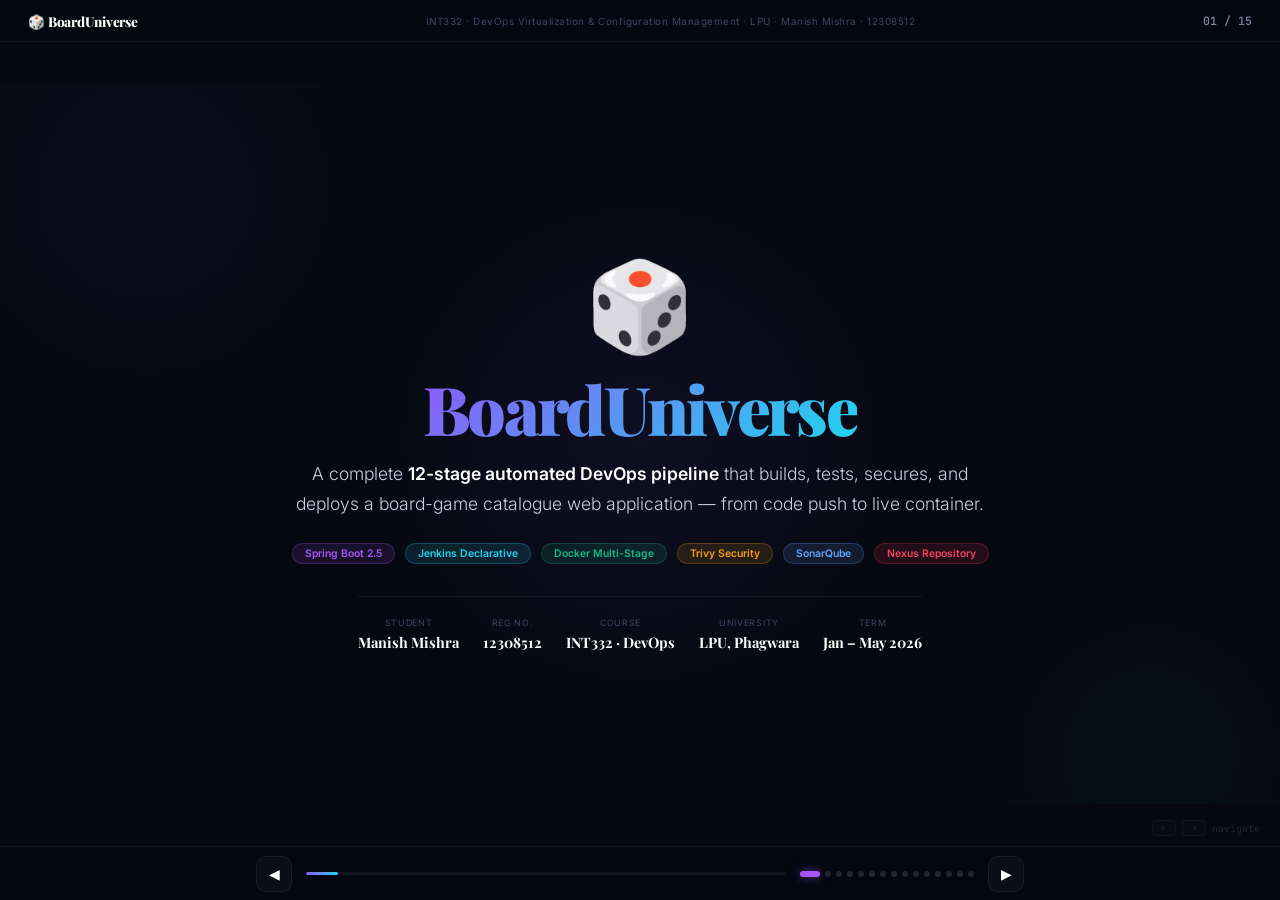
<file: presentation/index.html>
<!DOCTYPE html>
<html lang="en">
<head>
  <meta charset="UTF-8"/>
  <meta name="viewport" content="width=1280"/>
  <title>BoardUniverse — DevOps CI/CD Pipeline Presentation</title>
  <link href="https://fonts.googleapis.com/css2?family=Playfair+Display:wght@400;500;600;700;800;900&family=Inter:wght@300;400;500;600;700;800&family=JetBrains+Mono:wght@400;500;600&display=swap" rel="stylesheet"/>
  <style>
    /* ══════════════════════════════════════════════════
       DESIGN TOKENS
       ══════════════════════════════════════════════════ */
    :root {
      --bg:#050810; --surface:#0a0f1e; --elevated:rgba(16,22,44,.6);
      --bdr:rgba(255,255,255,.06); --bdr-glow:rgba(139,92,246,.35);
      --purple:#a855f7; --cyan:#22d3ee; --green:#10b981; --rose:#f43f5e; --amber:#f59e0b; --blue:#60a5fa;
      --text:#ffffff; --sub:#c8cfe0; --muted:#7b87a0; --dim:#3d4660;
      --grad:linear-gradient(135deg,#8b5cf6,#22d3ee);
      --ease:cubic-bezier(.16,1,.3,1);
      --heading:'Playfair Display',Georgia,serif;
      --body:'Inter',system-ui,sans-serif;
      --mono:'JetBrains Mono',monospace;
    }

    /* ══════════════════════════════════════════════════
       RESET & LAYOUT
       ══════════════════════════════════════════════════ */
    *,*::before,*::after{box-sizing:border-box;margin:0;padding:0}
    html,body{width:100%;height:100%;overflow:hidden;background:#000;font-family:var(--body);color:var(--sub)}
    #app{width:100vw;height:100vh;display:flex;flex-direction:column;background:var(--bg)}

    /* ── TOP BAR ── */
    #topbar{flex-shrink:0;height:42px;display:flex;align-items:center;justify-content:space-between;padding:0 28px;background:rgba(5,8,16,.96);border-bottom:1px solid var(--bdr)}
    #topbar .brand{font-family:var(--heading);font-size:.85rem;font-weight:800;color:var(--text);letter-spacing:-.01em}
    #topbar .meta{font-size:.62rem;color:var(--dim);letter-spacing:.05em;font-family:var(--body)}
    #topbar .counter{font-size:.72rem;font-family:var(--mono);color:var(--muted);font-weight:500}

    /* ── VIEWPORT ── */
    #viewport{flex:1;position:relative;overflow:hidden;display:flex;align-items:center;justify-content:center}
    #stage{width:1280px;height:720px;position:relative;transform-origin:center center}

    /* ── SLIDES ── */
    .slide{position:absolute;inset:0;display:flex;flex-direction:column;background:var(--bg);overflow:hidden;opacity:0;pointer-events:none;transform:translateX(80px) scale(.97);transition:opacity .45s var(--ease),transform .45s var(--ease)}
    .slide.active{opacity:1;pointer-events:all;transform:none}
    .slide.exit{opacity:0;pointer-events:none;transform:translateX(-80px) scale(.97)}
    /* ambient glow */
    .slide::before{content:'';position:absolute;border-radius:50%;pointer-events:none;width:650px;height:650px;top:-220px;left:-180px;background:radial-gradient(circle,rgba(139,92,246,.06) 0%,transparent 55%)}
    .slide::after{content:'';position:absolute;border-radius:50%;pointer-events:none;width:500px;height:500px;bottom:-200px;right:-120px;background:radial-gradient(circle,rgba(34,211,238,.045) 0%,transparent 55%)}

    /* ── BOTTOM BAR ── */
    #bottombar{flex-shrink:0;height:54px;display:flex;align-items:center;justify-content:center;gap:14px;background:rgba(5,8,16,.96);border-top:1px solid var(--bdr)}
    .navbtn{width:36px;height:36px;border-radius:10px;border:1px solid var(--bdr);background:rgba(255,255,255,.03);color:var(--text);cursor:pointer;font-size:.9rem;display:flex;align-items:center;justify-content:center;transition:all .2s}
    .navbtn:hover{background:rgba(139,92,246,.15);border-color:var(--purple);color:var(--purple)}
    #progwrap{flex:1;max-width:480px;height:3px;background:rgba(255,255,255,.05);border-radius:99px;overflow:hidden}
    #progbar{height:100%;background:var(--grad);border-radius:99px;transition:width .35s var(--ease)}
    #dots{display:flex;gap:5px}
    .dot{width:6px;height:6px;border-radius:50%;background:rgba(255,255,255,.12);cursor:pointer;transition:all .25s}
    .dot.on{background:var(--purple);width:20px;border-radius:3px;box-shadow:0 0 10px rgba(168,85,247,.55)}
    .dot:hover{background:rgba(168,85,247,.35)}

    /* ══════════════════════════════════════════════════
       TYPOGRAPHY
       ══════════════════════════════════════════════════ */
    .tag{font-family:var(--body);font-size:.6rem;font-weight:700;letter-spacing:.14em;text-transform:uppercase;color:var(--purple);display:flex;align-items:center;gap:8px;margin-bottom:10px}
    .tag::before{content:'';width:20px;height:2px;background:var(--grad);border-radius:2px}
    .title{font-family:var(--heading);font-size:2.5rem;font-weight:800;letter-spacing:-.03em;line-height:1.12;color:var(--text)}
    .title em{font-style:normal;background:var(--grad);-webkit-background-clip:text;-webkit-text-fill-color:transparent}
    .desc{font-size:.88rem;color:var(--sub);line-height:1.65;font-weight:400;max-width:900px}

    /* ══════════════════════════════════════════════════
       COMPONENTS
       ══════════════════════════════════════════════════ */
    .px{padding:48px 80px 32px}
    .flex{display:flex}.fcol{flex-direction:column}.f1{flex:1}
    .ic{align-items:center}.is{align-items:flex-start}.jc{justify-content:center}.jb{justify-content:space-between}
    .gap6{gap:6px}.gap8{gap:8px}.gap10{gap:10px}.gap12{gap:12px}.gap14{gap:14px}.gap16{gap:16px}.gap20{gap:20px}.gap24{gap:24px}
    .tc{text-align:center}.w100{width:100%}
    .mt4{margin-top:4px}.mt8{margin-top:8px}.mt12{margin-top:12px}.mt16{margin-top:16px}.mt20{margin-top:20px}.mt24{margin-top:24px}.mt32{margin-top:32px}
    .g2{display:grid;grid-template-columns:1fr 1fr;gap:14px}
    .g3{display:grid;grid-template-columns:1fr 1fr 1fr;gap:14px}

    /* Card */
    .card{background:var(--elevated);border:1px solid var(--bdr);border-radius:14px;padding:18px 22px;transition:border-color .3s,box-shadow .3s}
    .card:hover{border-color:var(--bdr-glow);box-shadow:0 0 28px rgba(139,92,246,.1)}
    .card-title{font-family:var(--heading);font-size:1rem;font-weight:700;color:var(--text);margin-bottom:6px}
    .card-text{font-size:.78rem;color:var(--muted);line-height:1.6}

    /* Chip */
    .chip{display:inline-flex;align-items:center;gap:5px;padding:3px 12px;border-radius:99px;font-size:.65rem;font-weight:600;font-family:var(--body)}
    .cp{background:rgba(168,85,247,.12);color:var(--purple);border:1px solid rgba(168,85,247,.25)}
    .cc{background:rgba(34,211,238,.12);color:var(--cyan);border:1px solid rgba(34,211,238,.25)}
    .cg{background:rgba(16,185,129,.12);color:var(--green);border:1px solid rgba(16,185,129,.25)}
    .cr{background:rgba(244,63,94,.12);color:var(--rose);border:1px solid rgba(244,63,94,.25)}
    .ca{background:rgba(245,158,11,.12);color:var(--amber);border:1px solid rgba(245,158,11,.25)}
    .cb{background:rgba(96,165,250,.12);color:var(--blue);border:1px solid rgba(96,165,250,.25)}

    /* Code */
    .code{font-family:var(--mono);background:#030509;border:1px solid var(--bdr);border-radius:10px;padding:14px 18px;font-size:.7rem;line-height:1.75;color:var(--muted)}
    .kw{color:var(--purple)}.fn{color:var(--cyan)}.str{color:var(--green)}.cm{color:#3d4a60}.num{color:var(--amber)}.op{color:var(--rose)}

    /* Stat box */
    .stat{text-align:center;padding:16px 12px;border-radius:14px;border:1px solid var(--bdr);background:var(--elevated)}
    .stat .n{font-family:var(--heading);font-size:2.2rem;font-weight:900;letter-spacing:-.04em;color:var(--text)}
    .stat .l{font-size:.58rem;text-transform:uppercase;letter-spacing:.08em;color:var(--muted);margin-top:4px;font-family:var(--body)}

    /* Analogy box */
    .analogy{background:rgba(139,92,246,.04);border:1px solid rgba(139,92,246,.15);border-radius:12px;padding:14px 18px;font-size:.76rem;color:var(--sub);line-height:1.6}
    .analogy .ah{font-size:.55rem;text-transform:uppercase;letter-spacing:.12em;color:var(--purple);font-weight:700;margin-bottom:5px;font-family:var(--body)}
    .analogy strong{color:var(--text)}

    /* Pipeline nodes */
    .pbox{flex-shrink:0;text-align:center;padding:10px 8px;border-radius:11px;border:1.5px solid;font-size:.58rem;font-weight:600;line-height:1.35;transition:transform .2s;cursor:default;min-width:80px;font-family:var(--body)}
    .pbox:hover{transform:translateY(-4px)}
    .pbox .pi{font-size:.95rem;display:block;margin-bottom:4px}
    .parr{width:18px;height:2px;background:rgba(255,255,255,.1);flex-shrink:0;position:relative}
    .parr::after{content:'';position:absolute;right:-2px;top:-3px;border:4px solid transparent;border-left-color:rgba(255,255,255,.15)}
    .pipe-row{display:flex;align-items:center;gap:0;justify-content:center}

    /* Node colour classes */
    .n1{border-color:rgba(245,158,11,.4);background:rgba(245,158,11,.06);color:var(--amber)}
    .n2{border-color:rgba(96,165,250,.4);background:rgba(96,165,250,.06);color:var(--blue)}
    .n3{border-color:rgba(16,185,129,.4);background:rgba(16,185,129,.06);color:var(--green)}
    .n4{border-color:rgba(244,63,94,.4);background:rgba(244,63,94,.06);color:var(--rose)}
    .n5{border-color:rgba(168,85,247,.4);background:rgba(168,85,247,.06);color:var(--purple)}
    .n6{border-color:rgba(34,211,238,.4);background:rgba(34,211,238,.06);color:var(--cyan)}

    /* Flow boxes */
    .fbox{padding:10px 16px;border-radius:11px;border:1.5px solid;text-align:center;font-size:.73rem;font-weight:600;min-width:110px;font-family:var(--body)}
    .farr{font-size:1rem;color:var(--dim);flex-shrink:0}
    .flow{display:flex;align-items:center;gap:8px}

    /* Terminal */
    .terminal{background:#030509;border:1px solid var(--bdr);border-radius:12px;overflow:hidden;flex:1;display:flex;flex-direction:column}
    .t-head{background:rgba(10,15,30,.95);border-bottom:1px solid var(--bdr);padding:8px 14px;display:flex;align-items:center;justify-content:space-between}
    .t-dots{display:flex;gap:6px}
    .t-dot{width:11px;height:11px;border-radius:50%}
    .t-body{flex:1;padding:14px 18px;font-family:var(--mono);font-size:.68rem;line-height:1.7;color:var(--muted);overflow-y:auto;scrollbar-width:thin;scrollbar-color:rgba(168,85,247,.25) transparent}
    .tl{margin-bottom:2px}
    .tl.cmd{color:var(--cyan)}.tl.ok{color:var(--green)}.tl.warn{color:var(--amber)}.tl.info{color:#4a5670}

    /* Sim nodes */
    .sim-node{text-align:center;padding:10px 6px;border-radius:10px;border:1.5px solid rgba(255,255,255,.07);background:rgba(255,255,255,.02);font-size:.56rem;font-weight:600;line-height:1.4;transition:all .4s;min-width:72px;font-family:var(--body)}
    .sim-node .sni{font-size:.95rem;display:block;margin-bottom:3px}
    .sim-node.running{border-color:var(--cyan);background:rgba(34,211,238,.08);animation:pulse 1.2s infinite}
    .sim-node.done{border-color:var(--green);background:rgba(16,185,129,.08);color:var(--green)}

    /* Trigger button */
    .trig-btn{display:inline-flex;align-items:center;gap:8px;padding:10px 24px;border-radius:10px;border:none;cursor:pointer;font-family:var(--body);font-size:.8rem;font-weight:700;background:var(--grad);color:#fff;transition:all .25s;box-shadow:0 0 22px rgba(139,92,246,.3)}
    .trig-btn:hover{transform:translateY(-2px);box-shadow:0 0 36px rgba(139,92,246,.5)}
    .trig-btn:disabled{opacity:.5;transform:none;cursor:not-allowed}

    /* Keyboard hint */
    .hint{position:fixed;bottom:64px;right:20px;font-size:.6rem;color:var(--dim);font-family:var(--mono);display:flex;gap:6px;align-items:center;opacity:.45}
    .key{background:rgba(255,255,255,.04);border:1px solid rgba(255,255,255,.08);border-radius:4px;padding:1px 8px;font-size:.58rem}

    /* ══════════════════════════════════════════════════
       ANIMATIONS
       ══════════════════════════════════════════════════ */
    @keyframes float{0%,100%{transform:translateY(0)}50%{transform:translateY(-10px)}}
    @keyframes up{from{opacity:0;transform:translateY(18px)}to{opacity:1;transform:none}}
    @keyframes pulse{0%,100%{box-shadow:0 0 14px rgba(139,92,246,.18)}50%{box-shadow:0 0 30px rgba(139,92,246,.5)}}
    @keyframes shimmer{0%{background-position:-200% 0}100%{background-position:200% 0}}
    .float{animation:float 3.8s ease-in-out infinite}
    .slide.active .ani{animation:up .5s var(--ease) both}
    .slide.active .ani:nth-child(1){animation-delay:.06s}
    .slide.active .ani:nth-child(2){animation-delay:.14s}
    .slide.active .ani:nth-child(3){animation-delay:.22s}
    .slide.active .ani:nth-child(4){animation-delay:.3s}
    .slide.active .ani:nth-child(5){animation-delay:.38s}
    .slide.active .ani:nth-child(6){animation-delay:.46s}
    .slide.active .ani:nth-child(7){animation-delay:.54s}
  </style>
</head>
<body>
<div id="app">

<!-- ═══ TOP BAR ═══ -->
<div id="topbar">
  <div class="brand">🎲 BoardUniverse</div>
  <div class="meta">INT332 · DevOps Virtualization &amp; Configuration Management · LPU · Manish Mishra · 12308512</div>
  <div class="counter" id="ctr">01 / 15</div>
</div>

<!-- ═══ VIEWPORT ═══ -->
<div id="viewport"><div id="stage">

<!-- ═══════════════════════════════════════════════════
     SLIDE 01 — COVER
     ═══════════════════════════════════════════════════ -->
<div class="slide active" id="s1">
 <div class="px flex fcol" style="height:100%;justify-content:center;align-items:center;text-align:center">
  <div style="position:absolute;width:700px;height:700px;border-radius:50%;background:radial-gradient(circle,rgba(139,92,246,.08) 0%,transparent 60%);top:50%;left:50%;transform:translate(-50%,-50%);pointer-events:none"></div>
  <div class="float" style="font-size:5.5rem;margin-bottom:16px">🎲</div>
  <div class="ani" style="font-family:var(--heading);font-size:4.2rem;font-weight:900;letter-spacing:-.04em;line-height:1;background:var(--grad);-webkit-background-clip:text;-webkit-text-fill-color:transparent">BoardUniverse</div>
  <div class="ani" style="font-size:1.1rem;color:var(--sub);margin-top:16px;max-width:720px;line-height:1.7;font-weight:300">
    A complete <strong style="color:var(--text);font-weight:600">12-stage automated DevOps pipeline</strong> that builds, tests, secures, and deploys a board-game catalogue web application — from code push to live container.
  </div>
  <div class="flex gap10 mt24 ani" style="flex-wrap:wrap;justify-content:center">
    <span class="chip cp">Spring Boot 2.5</span><span class="chip cc">Jenkins Declarative</span><span class="chip cg">Docker Multi-Stage</span><span class="chip ca">Trivy Security</span><span class="chip cb">SonarQube</span><span class="chip cr">Nexus Repository</span>
  </div>
  <div class="flex gap24 mt32 ani" style="border-top:1px solid var(--bdr);padding-top:20px">
    <div class="tc"><div style="font-size:.55rem;color:var(--dim);text-transform:uppercase;letter-spacing:.08em;font-family:var(--body)">Student</div><div style="font-family:var(--heading);font-weight:700;color:var(--text);margin-top:4px;font-size:.9rem">Manish Mishra</div></div>
    <div class="tc"><div style="font-size:.55rem;color:var(--dim);text-transform:uppercase;letter-spacing:.08em;font-family:var(--body)">Reg No.</div><div style="font-family:var(--heading);font-weight:700;color:var(--text);margin-top:4px;font-size:.9rem">12308512</div></div>
    <div class="tc"><div style="font-size:.55rem;color:var(--dim);text-transform:uppercase;letter-spacing:.08em;font-family:var(--body)">Course</div><div style="font-family:var(--heading);font-weight:700;color:var(--text);margin-top:4px;font-size:.9rem">INT332 · DevOps</div></div>
    <div class="tc"><div style="font-size:.55rem;color:var(--dim);text-transform:uppercase;letter-spacing:.08em;font-family:var(--body)">University</div><div style="font-family:var(--heading);font-weight:700;color:var(--text);margin-top:4px;font-size:.9rem">LPU, Phagwara</div></div>
    <div class="tc"><div style="font-size:.55rem;color:var(--dim);text-transform:uppercase;letter-spacing:.08em;font-family:var(--body)">Term</div><div style="font-family:var(--heading);font-weight:700;color:var(--text);margin-top:4px;font-size:.9rem">Jan – May 2026</div></div>
  </div>
 </div>
</div>

<!-- ═══════════════════════════════════════════════════
     SLIDE 02 — WHAT IS BOARDUNIVERSE?
     ═══════════════════════════════════════════════════ -->
<div class="slide" id="s2">
 <div class="px flex fcol" style="height:100%">
  <div class="tag ani">The Application</div>
  <div class="title ani">What is <em>BoardUniverse</em>?</div>
  <div class="desc ani mt8">A Spring Boot web application where users can browse, add, and review tabletop board games. Think of it like an <strong style="color:var(--text)">online library catalogue</strong> — but for board games.</div>
  <div class="flex gap16 mt20 f1">
   <div class="f1 flex fcol gap12 ani">
    <div class="card">
     <div class="card-title">👤 Guest (No Login)</div>
     <div class="card-text">Can browse the full list of board games. Cannot add, edit, or review anything. Just a viewer — like a library visitor who can look at shelves but not borrow books.</div>
    </div>
    <div class="card">
     <div class="card-title">🎮 Collector (User Role)</div>
     <div class="card-text">Logged in as <code style="color:var(--cyan);font-family:var(--mono);font-size:.72rem">bugs / bunny</code>. Can add new board games to the catalogue and write reviews for existing ones. Like a librarian who adds books and writes summaries.</div>
    </div>
    <div class="card">
     <div class="card-title">👑 Manager (Admin Role)</div>
     <div class="card-text">Logged in as <code style="color:var(--cyan);font-family:var(--mono);font-size:.72rem">daffy / duck</code>. Can do everything the Collector can, plus delete games and moderate reviews. Like the head librarian.</div>
    </div>
   </div>
   <div class="f1 flex fcol gap12 ani">
    <div class="card" style="flex:1">
     <div class="card-title">🛠️ Tech Stack</div>
     <div class="card-text" style="font-size:.74rem;line-height:1.7">
      <strong style="color:var(--text)">Backend:</strong> Spring Boot 2.5.6 + Java 17<br>
      <strong style="color:var(--text)">Templates:</strong> Thymeleaf server-side rendering<br>
      <strong style="color:var(--text)">Security:</strong> Spring Security (role-based login)<br>
      <strong style="color:var(--text)">Database:</strong> H2 in-memory (auto-creates on start)<br>
      <strong style="color:var(--text)">Build Tool:</strong> Apache Maven 3<br>
      <strong style="color:var(--text)">Testing:</strong> JUnit 5 + JaCoCo coverage<br>
      <strong style="color:var(--text)">ORM:</strong> Spring Data JPA + JDBC
     </div>
    </div>
    <div class="analogy">
     <div class="ah">🎯 Real-World Analogy</div>
     Imagine a <strong>restaurant menu app</strong>. Guests can see the menu. Waiters (Collectors) can add new dishes. The chef (Manager) can remove bad dishes. Our app does the same — but for board games.
    </div>
   </div>
  </div>
 </div>
</div>

<!-- ═══════════════════════════════════════════════════
     SLIDE 03 — WHY DEVOPS?
     ═══════════════════════════════════════════════════ -->
<div class="slide" id="s3">
 <div class="px flex fcol" style="height:100%">
  <div class="tag ani">The Problem</div>
  <div class="title ani">Why do we need <em>DevOps</em>?</div>
  <div class="desc ani mt8">Without DevOps, every deployment is a manual, error-prone process. DevOps automates the boring, repetitive work so developers can focus on writing code.</div>
  <div class="flex gap20 mt20 f1">
   <div class="f1 flex fcol gap14 ani">
    <div style="font-family:var(--heading);font-size:1.1rem;font-weight:700;color:var(--rose)">❌ Without DevOps</div>
    <div class="card" style="border-color:rgba(244,63,94,.2)">
     <div class="card-text">Developer writes code → manually compiles → manually tests → manually builds JAR → manually copies to server → manually runs. <strong style="color:var(--rose)">Takes hours, breaks often.</strong></div>
    </div>
    <div class="card" style="border-color:rgba(244,63,94,.2)">
     <div class="card-text">"It works on my machine" — a developer says while production is down. No security scans, no code quality checks, no consistency.</div>
    </div>
    <div class="analogy" style="border-color:rgba(244,63,94,.15);background:rgba(244,63,94,.03)">
     <div class="ah" style="color:var(--rose)">🏠 Analogy</div>
     Like building a house <strong>by hand, brick by brick</strong>, with no blueprints. Every time you rebuild, the walls are slightly different.
    </div>
   </div>
   <div class="f1 flex fcol gap14 ani">
    <div style="font-family:var(--heading);font-size:1.1rem;font-weight:700;color:var(--green)">✅ With DevOps</div>
    <div class="card" style="border-color:rgba(16,185,129,.2)">
     <div class="card-text">Developer pushes code → Jenkins <strong style="color:var(--text)">automatically</strong> compiles → tests → scans for bugs → scans for security → builds Docker → deploys. <strong style="color:var(--green)">Takes minutes, never forgets a step.</strong></div>
    </div>
    <div class="card" style="border-color:rgba(16,185,129,.2)">
     <div class="card-text">Every single build goes through the <strong style="color:var(--text)">exact same 12 checkpoints</strong>. Consistent, reliable, and secure — every time.</div>
    </div>
    <div class="analogy" style="border-color:rgba(16,185,129,.15);background:rgba(16,185,129,.03)">
     <div class="ah" style="color:var(--green)">🏭 Analogy</div>
     Like a <strong>factory assembly line</strong>. Every product goes through the same stations in the same order, and quality inspectors check at every step.
    </div>
   </div>
  </div>
 </div>
</div>

<!-- ═══════════════════════════════════════════════════
     SLIDE 04 — PIPELINE OVERVIEW (12 STAGES)
     ═══════════════════════════════════════════════════ -->
<div class="slide" id="s4">
 <div class="px flex fcol" style="height:100%">
  <div class="tag ani">Pipeline Architecture</div>
  <div class="title ani">The 12-Stage <em>Conveyor Belt</em></div>
  <div class="desc ani mt8">Our Jenkins pipeline runs these 12 stages in order. If any stage fails, the pipeline stops and sends an email alert. Think of it as a factory assembly line — each station has one job.</div>
  <div class="flex fcol gap8 mt16 f1 jc ani">
   <!-- Row 1: Stages 1-6 -->
   <div class="pipe-row">
    <div class="pbox n1"><span class="pi">📥</span>1. Git<br>Checkout</div><div class="parr"></div>
    <div class="pbox n2"><span class="pi">⚙️</span>2. Compile</div><div class="parr"></div>
    <div class="pbox n3"><span class="pi">🧪</span>3. Test</div><div class="parr"></div>
    <div class="pbox n4"><span class="pi">🛡️</span>4. Trivy<br>FS Scan</div><div class="parr"></div>
    <div class="pbox n5"><span class="pi">🔍</span>5. Sonar<br>Analysis</div><div class="parr"></div>
    <div class="pbox n6"><span class="pi">✅</span>6. Quality<br>Gate</div>
   </div>
   <div style="text-align:center;color:var(--dim);font-size:1.2rem">↓</div>
   <!-- Row 2: Stages 7-12 -->
   <div class="pipe-row">
    <div class="pbox n1"><span class="pi">📦</span>7. Build<br>Package</div><div class="parr"></div>
    <div class="pbox n2"><span class="pi">☁️</span>8. Nexus<br>Publish</div><div class="parr"></div>
    <div class="pbox n5"><span class="pi">🐳</span>9. Docker<br>Build</div><div class="parr"></div>
    <div class="pbox n4"><span class="pi">🔒</span>10. Trivy<br>Image Scan</div><div class="parr"></div>
    <div class="pbox n6"><span class="pi">🚀</span>11. Docker<br>Push</div><div class="parr"></div>
    <div class="pbox n3"><span class="pi">🌐</span>12. Deploy</div>
   </div>
  </div>
  <div class="flex gap14 mt16 ani">
   <div class="stat f1"><div class="n" style="color:var(--amber)">12</div><div class="l">Pipeline Stages</div></div>
   <div class="stat f1"><div class="n" style="color:var(--cyan)">6</div><div class="l">DevOps Tools</div></div>
   <div class="stat f1"><div class="n" style="color:var(--green)">2</div><div class="l">Security Scans</div></div>
   <div class="stat f1"><div class="n" style="color:var(--purple)">1</div><div class="l">Email Notification</div></div>
  </div>
 </div>
</div>

<!-- ═══════════════════════════════════════════════════
     SLIDE 05 — STAGES 1-3: CODE → COMPILE → TEST
     ═══════════════════════════════════════════════════ -->
<div class="slide" id="s5">
 <div class="px flex fcol" style="height:100%">
  <div class="tag ani">Stages 1 – 3</div>
  <div class="title ani"><em>Checkout</em>, Compile &amp; Test</div>
  <div class="flex gap16 mt16 f1">
   <div class="f1 flex fcol gap12">
    <div class="card ani">
     <div class="card-title">📥 Stage 1: Git Checkout</div>
     <div class="card-text">Jenkins connects to our GitHub repository and downloads all the latest code. The command <code style="color:var(--cyan);font-family:var(--mono);font-size:.7rem">checkout scm</code> means "pull whatever branch triggered this build".</div>
     <div class="code mt8"><span class="cm">// Jenkinsfile</span><br><span class="kw">stage</span>(<span class="str">'Git Checkout'</span>) {<br>&nbsp;&nbsp;steps { <span class="fn">checkout scm</span> }<br>}</div>
    </div>
    <div class="card ani">
     <div class="card-title">⚙️ Stage 2: Compile</div>
     <div class="card-text">Maven reads <code style="color:var(--cyan);font-family:var(--mono);font-size:.7rem">pom.xml</code> (our project recipe), downloads all dependencies (Spring Boot, Thymeleaf, etc.), and compiles <strong style="color:var(--text)">9 Java source files</strong> into bytecode (.class files).</div>
     <div class="code mt8"><span class="kw">stage</span>(<span class="str">'Compile'</span>) {<br>&nbsp;&nbsp;steps { bat <span class="str">'mvn compile'</span> }<br>}</div>
    </div>
   </div>
   <div class="f1 flex fcol gap12">
    <div class="card ani">
     <div class="card-title">🧪 Stage 3: Test</div>
     <div class="card-text">Runs <strong style="color:var(--text)">JUnit 5 unit tests</strong> to verify the code works correctly. JaCoCo measures <strong style="color:var(--text)">test coverage</strong> — what percentage of our code is actually tested. If any test fails, the entire pipeline stops here.</div>
     <div class="code mt8"><span class="kw">stage</span>(<span class="str">'Test'</span>) {<br>&nbsp;&nbsp;steps { bat <span class="str">'mvn test'</span> }<br>}<br><span class="cm">// Uses JaCoCo plugin (v0.8.12)</span></div>
    </div>
    <div class="analogy ani">
     <div class="ah">🍳 Kitchen Analogy</div>
     <strong>Checkout</strong> = getting the recipe from the cookbook.<br>
     <strong>Compile</strong> = gathering and prepping all ingredients.<br>
     <strong>Test</strong> = tasting the dish before serving it to check if the flavour is right. If it's bad, you stop and fix it — you don't serve it.
    </div>
   </div>
  </div>
 </div>
</div>

<!-- ═══════════════════════════════════════════════════
     SLIDE 06 — STAGES 4-6: SECURITY & QUALITY
     ═══════════════════════════════════════════════════ -->
<div class="slide" id="s6">
 <div class="px flex fcol" style="height:100%">
  <div class="tag ani">Stages 4 – 6</div>
  <div class="title ani">Security Scan &amp; <em>Code Quality</em></div>
  <div class="flex gap16 mt16 f1">
   <div class="f1 flex fcol gap12">
    <div class="card ani">
     <div class="card-title">🛡️ Stage 4: Trivy Filesystem Scan</div>
     <div class="card-text"><strong style="color:var(--text)">Trivy</strong> is an open-source security scanner by Aqua Security. Here it scans our <strong style="color:var(--text)">project files and dependencies</strong> (pom.xml, JARs) for known vulnerabilities (CVEs). Generates an HTML report: <code style="color:var(--cyan);font-family:var(--mono);font-size:.68rem">trivy-fs-report.html</code></div>
     <div class="code mt8"><span class="cm">// Actual command from Jenkinsfile</span><br><span class="fn">trivy.exe</span> fs \<br>&nbsp;&nbsp;--format template \<br>&nbsp;&nbsp;--template <span class="str">"@trivy-html.tpl"</span> \<br>&nbsp;&nbsp;--output <span class="str">trivy-fs-report.html</span> .</div>
    </div>
    <div class="analogy ani">
     <div class="ah">🏥 Analogy</div>
     Trivy is like an <strong>X-ray machine at airport security</strong>. It scans everything inside your suitcase (code) to find anything dangerous (vulnerabilities) before you board the plane (go to production).
    </div>
   </div>
   <div class="f1 flex fcol gap12">
    <div class="card ani">
     <div class="card-title">🔍 Stage 5: SonarQube Analysis</div>
     <div class="card-text"><strong style="color:var(--text)">SonarQube</strong> (running on port <code style="color:var(--cyan);font-family:var(--mono);font-size:.68rem">localhost:9000</code>) performs <strong style="color:var(--text)">static code analysis</strong> — it reads your source code without running it and checks for bugs, code smells, duplications, and security hotspots.</div>
     <div class="code mt8"><span class="fn">sonar-scanner</span> \<br>&nbsp;&nbsp;-Dsonar.projectName=<span class="str">BoardUniverse</span> \<br>&nbsp;&nbsp;-Dsonar.projectKey=<span class="str">BoardUniverse</span> \<br>&nbsp;&nbsp;-Dsonar.java.binaries=<span class="str">target/classes</span></div>
    </div>
    <div class="card ani">
     <div class="card-title">✅ Stage 6: Quality Gate</div>
     <div class="card-text">After SonarQube analyses the code, it gives a <strong style="color:var(--text)">pass/fail verdict</strong> called a Quality Gate. Jenkins waits up to <strong style="color:var(--text)">1 hour</strong> for this result. If the code quality is below the threshold, we know before deploying.</div>
     <div class="code mt8"><span class="fn">waitForQualityGate</span> abortPipeline: <span class="kw">false</span><br><span class="cm">// timeout: 1 hour max wait</span></div>
    </div>
   </div>
  </div>
 </div>
</div>

<!-- ═══════════════════════════════════════════════════
     SLIDE 07 — STAGES 7-8: BUILD & PUBLISH
     ═══════════════════════════════════════════════════ -->
<div class="slide" id="s7">
 <div class="px flex fcol" style="height:100%">
  <div class="tag ani">Stages 7 – 8</div>
  <div class="title ani">Package &amp; <em>Publish to Nexus</em></div>
  <div class="flex gap16 mt16 f1">
   <div class="f1 flex fcol gap12">
    <div class="card ani">
     <div class="card-title">📦 Stage 7: Build Package</div>
     <div class="card-text">Maven packages our compiled code, resources, and dependencies into a single <strong style="color:var(--text)">executable JAR file</strong>: <code style="color:var(--cyan);font-family:var(--mono);font-size:.68rem">database_service_project-0.0.5.jar</code>. The <code style="color:var(--cyan);font-family:var(--mono);font-size:.68rem">-DskipTests=true</code> flag means "skip tests again, we already ran them in Stage 3."</div>
     <div class="code mt8"><span class="kw">stage</span>(<span class="str">'Build Package'</span>) {<br>&nbsp;&nbsp;steps { bat <span class="str">'mvn package -DskipTests=true'</span> }<br>}<br><span class="cm">// Output: target/database_service_project-0.0.5.jar</span></div>
    </div>
    <div class="analogy ani">
     <div class="ah">📬 Analogy</div>
     Stage 7 is like <strong>boxing up a product</strong> (the JAR file). Stage 8 is like <strong>shipping it to a warehouse</strong> (Nexus). Now anyone on the team can go to Nexus and download version 0.0.5 whenever they need it — no need to rebuild.
    </div>
   </div>
   <div class="f1 flex fcol gap12">
    <div class="card ani" style="flex:1">
     <div class="card-title">☁️ Stage 8: Publish to Nexus</div>
     <div class="card-text"><strong style="color:var(--text)">Nexus Repository Manager</strong> (port <code style="color:var(--cyan);font-family:var(--mono);font-size:.68rem">localhost:8081</code>) is a private artifact warehouse. We upload our JAR here so it's versioned and backed up. Even if our code changes, version 0.0.5 is always preserved.</div>
     <div class="code mt8" style="font-size:.66rem"><span class="fn">nexusArtifactUploader</span>(<br>&nbsp;&nbsp;nexusVersion: <span class="str">'nexus3'</span>,<br>&nbsp;&nbsp;nexusUrl: <span class="str">'localhost:8081'</span>,<br>&nbsp;&nbsp;repository: <span class="str">'boardgame-releases'</span>,<br>&nbsp;&nbsp;groupId: <span class="str">'com.javaproject'</span>,<br>&nbsp;&nbsp;version: <span class="str">'0.0.5'</span>,<br>&nbsp;&nbsp;artifacts: [[<br>&nbsp;&nbsp;&nbsp;&nbsp;artifactId: <span class="str">'database_service_project'</span>,<br>&nbsp;&nbsp;&nbsp;&nbsp;file: <span class="str">'target/...0.0.5.jar'</span>,<br>&nbsp;&nbsp;&nbsp;&nbsp;type: <span class="str">'jar'</span><br>&nbsp;&nbsp;]]<br>)</div>
    </div>
   </div>
  </div>
 </div>
</div>

<!-- ═══════════════════════════════════════════════════
     SLIDE 08 — STAGES 9-10: DOCKER BUILD & SCAN
     ═══════════════════════════════════════════════════ -->
<div class="slide" id="s8">
 <div class="px flex fcol" style="height:100%">
  <div class="tag ani">Stages 9 – 10</div>
  <div class="title ani"><em>Docker</em> Build &amp; Image Scan</div>
  <div class="flex gap16 mt16 f1">
   <div class="f1 flex fcol gap12">
    <div class="card ani">
     <div class="card-title">🐳 Stage 9: Docker Build</div>
     <div class="card-text">Docker reads our <strong style="color:var(--text)">Dockerfile</strong> and creates a container image. We use a <strong style="color:var(--text)">multi-stage build</strong> — two stages in one file:</div>
     <div class="code mt8" style="font-size:.64rem"><span class="cm"># Stage 1: Build (has Maven + full JDK = ~800 MB)</span><br><span class="kw">FROM</span> <span class="fn">maven:3.9.9-eclipse-temurin-17</span> <span class="kw">AS</span> build<br>COPY pom.xml .<br>RUN mvn dependency:go-offline<br>COPY src ./src<br>RUN mvn clean package -DskipTests<br><br><span class="cm"># Stage 2: Run (only JRE Alpine = ~150 MB)</span><br><span class="kw">FROM</span> <span class="fn">eclipse-temurin:17-jre-alpine</span><br>RUN addgroup -S appgroup && adduser -S appuser<br>COPY <span class="kw">--from=</span>build /app/target/*.jar app.jar<br><span class="kw">USER</span> appuser<br><span class="kw">ENTRYPOINT</span> [<span class="str">"java"</span>, <span class="str">"-jar"</span>, <span class="str">"app.jar"</span>]</div>
    </div>
   </div>
   <div class="f1 flex fcol gap12">
    <div class="card ani">
     <div class="card-title">🔐 Security Features in the Dockerfile</div>
     <div class="card-text" style="line-height:1.7">
      <strong style="color:var(--text)">Multi-stage build:</strong> The final image doesn't contain Maven, source code, or build tools — only the JAR. Smaller image = smaller attack surface.<br><br>
      <strong style="color:var(--text)">Non-root user:</strong> <code style="color:var(--cyan);font-family:var(--mono);font-size:.68rem">USER appuser</code> means the app runs as a restricted user, not root. Even if someone hacks the container, they have limited permissions.<br><br>
      <strong style="color:var(--text)">Alpine base:</strong> Uses Alpine Linux (~5 MB) instead of Ubuntu (~70 MB). Fewer packages = fewer potential vulnerabilities.
     </div>
    </div>
    <div class="card ani">
     <div class="card-title">🔒 Stage 10: Trivy Image Scan</div>
     <div class="card-text">After building the Docker image, Trivy scans it <strong style="color:var(--text)">again</strong> — this time checking the container layers, OS packages, and runtime libraries. Report: <code style="color:var(--cyan);font-family:var(--mono);font-size:.68rem">trivy-image-report.html</code></div>
    </div>
   </div>
  </div>
 </div>
</div>

<!-- ═══════════════════════════════════════════════════
     SLIDE 09 — STAGES 11-12: PUSH & DEPLOY
     ═══════════════════════════════════════════════════ -->
<div class="slide" id="s9">
 <div class="px flex fcol" style="height:100%">
  <div class="tag ani">Stages 11 – 12</div>
  <div class="title ani"><em>Push</em> to DockerHub &amp; Deploy</div>
  <div class="flex gap16 mt16 f1">
   <div class="f1 flex fcol gap12">
    <div class="card ani">
     <div class="card-title">🚀 Stage 11: Docker Push</div>
     <div class="card-text">The built image is pushed (uploaded) to <strong style="color:var(--text)">DockerHub</strong> — a public container registry. Our image lives at <code style="color:var(--cyan);font-family:var(--mono);font-size:.68rem">manish26m/boardgame:latest</code>. Anyone can pull and run it.</div>
     <div class="code mt8"><span class="kw">withDockerRegistry</span>(credentialsId: <span class="str">'docker-cred'</span>) {<br>&nbsp;&nbsp;bat <span class="str">"docker push manish26m/boardgame:latest"</span><br>}</div>
    </div>
    <div class="card ani">
     <div class="card-title">🌐 Stage 12: Deploy</div>
     <div class="card-text">Jenkins stops and removes the old container (if any), then starts a fresh one from the new image. The app is mapped to <strong style="color:var(--text)">port 8085</strong> on the host machine.</div>
     <div class="code mt8"><span class="cm">// Stop old, remove old, run new</span><br>bat <span class="str">'docker stop boardgame || ver > nul'</span><br>bat <span class="str">'docker rm boardgame || ver > nul'</span><br>bat <span class="str">"docker run -d -p 8085:8080 \<br>&nbsp;&nbsp;--name boardgame manish26m/boardgame:latest"</span></div>
    </div>
   </div>
   <div class="f1 flex fcol gap12">
    <div class="card ani" style="flex:1">
     <div class="card-title">📧 Post-Build: Email Notification</div>
     <div class="card-text">After all 12 stages (pass or fail), Jenkins sends a detailed <strong style="color:var(--text)">HTML email</strong> to <code style="color:var(--cyan);font-family:var(--mono);font-size:.68rem">manish.mishra2605@gmail.com</code> with build status, duration, and the Trivy scan reports attached.</div>
     <div class="code mt8" style="font-size:.64rem"><span class="kw">post</span> { <span class="fn">always</span> {<br>&nbsp;&nbsp;<span class="fn">emailext</span>(<br>&nbsp;&nbsp;&nbsp;&nbsp;subject: <span class="str">"[SUCCESS] BoardUniverse - #42"</span>,<br>&nbsp;&nbsp;&nbsp;&nbsp;to: <span class="str">'manish.mishra2605@gmail.com'</span>,<br>&nbsp;&nbsp;&nbsp;&nbsp;mimeType: <span class="str">'text/html'</span>,<br>&nbsp;&nbsp;&nbsp;&nbsp;attachmentsPattern:<br>&nbsp;&nbsp;&nbsp;&nbsp;&nbsp;&nbsp;<span class="str">'trivy-fs-report.html,<br>&nbsp;&nbsp;&nbsp;&nbsp;&nbsp;&nbsp;&nbsp;trivy-image-report.html'</span><br>&nbsp;&nbsp;)<br>}}</div>
    </div>
    <div class="analogy ani">
     <div class="ah">🏗️ Analogy</div>
     Stage 11 = <strong>uploading your recipe to a cloud cookbook</strong> (DockerHub). Stage 12 = <strong>cooking and serving the dish</strong> (running the container). The email = sending a <strong>status report to the head chef</strong> saying "dish is ready" or "something went wrong."
    </div>
   </div>
  </div>
 </div>
</div>

<!-- ═══════════════════════════════════════════════════
     SLIDE 10 — TOOLS ECOSYSTEM
     ═══════════════════════════════════════════════════ -->
<div class="slide" id="s10">
 <div class="px flex fcol" style="height:100%">
  <div class="tag ani">Infrastructure</div>
  <div class="title ani">Tools &amp; <em>Port Mapping</em></div>
  <div class="desc ani mt8">Every tool in our pipeline runs as a service on a specific port. Here's the complete ecosystem and what each tool does.</div>
  <div class="g2 mt16 f1 ani">
   <div class="card">
    <div class="flex ic gap10" style="margin-bottom:8px">
     <div style="width:38px;height:38px;border-radius:10px;background:rgba(245,158,11,.1);border:1px solid rgba(245,158,11,.25);display:flex;align-items:center;justify-content:center;font-size:1.1rem">🔧</div>
     <div><div class="card-title" style="margin:0">Jenkins</div><div style="font-size:.65rem;color:var(--amber);font-family:var(--mono)">localhost:8080</div></div>
    </div>
    <div class="card-text">The <strong style="color:var(--text)">orchestrator</strong>. Reads our Jenkinsfile and executes all 12 stages in order. Uses JDK 21 and Maven 3 tools. Runs on Windows (uses <code style="font-family:var(--mono);color:var(--cyan);font-size:.68rem">bat</code> commands, not <code style="font-family:var(--mono);color:var(--cyan);font-size:.68rem">sh</code>).</div>
   </div>
   <div class="card">
    <div class="flex ic gap10" style="margin-bottom:8px">
     <div style="width:38px;height:38px;border-radius:10px;background:rgba(96,165,250,.1);border:1px solid rgba(96,165,250,.25);display:flex;align-items:center;justify-content:center;font-size:1.1rem">📊</div>
     <div><div class="card-title" style="margin:0">SonarQube</div><div style="font-size:.65rem;color:var(--blue);font-family:var(--mono)">localhost:9000</div></div>
    </div>
    <div class="card-text">Static code analyzer. Runs inside a Docker container (<code style="font-family:var(--mono);color:var(--cyan);font-size:.68rem">sonarqube:lts-community</code>). Checks for bugs, code smells, duplications, and security hotspots. Provides the Quality Gate verdict.</div>
   </div>
   <div class="card">
    <div class="flex ic gap10" style="margin-bottom:8px">
     <div style="width:38px;height:38px;border-radius:10px;background:rgba(168,85,247,.1);border:1px solid rgba(168,85,247,.25);display:flex;align-items:center;justify-content:center;font-size:1.1rem">📦</div>
     <div><div class="card-title" style="margin:0">Nexus Repository</div><div style="font-size:.65rem;color:var(--purple);font-family:var(--mono)">localhost:8081</div></div>
    </div>
    <div class="card-text">Private artifact warehouse. Runs as Docker container (<code style="font-family:var(--mono);color:var(--cyan);font-size:.68rem">sonatype/nexus3</code>). Stores versioned JAR files. Repository name: <code style="font-family:var(--mono);color:var(--cyan);font-size:.68rem">boardgame-releases</code>.</div>
   </div>
   <div class="card">
    <div class="flex ic gap10" style="margin-bottom:8px">
     <div style="width:38px;height:38px;border-radius:10px;background:rgba(16,185,129,.1);border:1px solid rgba(16,185,129,.25);display:flex;align-items:center;justify-content:center;font-size:1.1rem">🌐</div>
     <div><div class="card-title" style="margin:0">BoardUniverse App</div><div style="font-size:.65rem;color:var(--green);font-family:var(--mono)">localhost:8085 → 8080</div></div>
    </div>
    <div class="card-text">The final deployed application. Runs inside Docker as non-root user. Host port <strong style="color:var(--text)">8085</strong> maps to container port <strong style="color:var(--text)">8080</strong>. Image: <code style="font-family:var(--mono);color:var(--cyan);font-size:.68rem">manish26m/boardgame:latest</code>.</div>
   </div>
  </div>
 </div>
</div>

<!-- ═══════════════════════════════════════════════════
     SLIDE 11 — DOCKERFILE DEEP DIVE
     ═══════════════════════════════════════════════════ -->
<div class="slide" id="s11">
 <div class="px flex fcol" style="height:100%">
  <div class="tag ani">Containerization</div>
  <div class="title ani">Dockerfile <em>Deep Dive</em></div>
  <div class="flex gap16 mt16 f1">
   <div class="f1 ani">
    <div class="code" style="height:100%;font-size:.66rem;line-height:1.8">
<span class="cm"># ─── Stage 1: BUILD (heavy, ~800MB) ───</span>
<span class="kw">FROM</span> <span class="fn">maven:3.9.9-eclipse-temurin-17</span> <span class="kw">AS</span> build
<span class="kw">WORKDIR</span> /app

<span class="cm"># Copy pom.xml first → Docker caches this layer</span>
<span class="cm"># If pom.xml didn't change, skip re-downloading</span>
<span class="kw">COPY</span> pom.xml .
<span class="kw">RUN</span> mvn -B -q -DskipTests dependency:go-offline

<span class="cm"># Now copy source code and build the JAR</span>
<span class="kw">COPY</span> src ./src
<span class="kw">RUN</span> mvn clean package -DskipTests

<span class="cm"># ─── Stage 2: RUN (lightweight, ~150MB) ───</span>
<span class="kw">FROM</span> <span class="fn">eclipse-temurin:17-jre-alpine</span>
<span class="kw">WORKDIR</span> /app

<span class="cm"># Create non-root user for security</span>
<span class="kw">RUN</span> addgroup -S appgroup && adduser -S appuser -G appgroup

<span class="cm"># Copy ONLY the JAR from Stage 1 (not Maven/src)</span>
<span class="kw">COPY</span> --from=build --chown=appuser:appgroup \
  /app/target/*.jar app.jar

<span class="kw">EXPOSE</span> <span class="num">8080</span>
<span class="kw">USER</span> appuser
<span class="kw">ENTRYPOINT</span> [<span class="str">"java"</span>, <span class="str">"-jar"</span>, <span class="str">"app.jar"</span>]
    </div>
   </div>
   <div class="f1 flex fcol gap12">
    <div class="card ani">
     <div class="card-title">🎯 Why Multi-Stage?</div>
     <div class="card-text">Stage 1 has Maven + full JDK (~800 MB) — only needed for building. The final image only has JRE (~150 MB) — just what's needed to <em>run</em>. <strong style="color:var(--text)">80% smaller</strong> final image.</div>
    </div>
    <div class="card ani">
     <div class="card-title">🔑 Why dependency:go-offline first?</div>
     <div class="card-text">Docker caches each layer. If <code style="color:var(--cyan);font-family:var(--mono);font-size:.68rem">pom.xml</code> didn't change, Docker skips re-downloading ~50 dependencies. Only the source code layer rebuilds. <strong style="color:var(--text)">Saves 2-3 minutes per build.</strong></div>
    </div>
    <div class="card ani">
     <div class="card-title">👤 Why non-root user?</div>
     <div class="card-text">If an attacker breaks into the container, they can only do what <code style="color:var(--cyan);font-family:var(--mono);font-size:.68rem">appuser</code> can do — which is very little. They can't install software, modify system files, or access the host machine.</div>
    </div>
    <div class="card ani">
     <div class="card-title">🏔️ Why Alpine?</div>
     <div class="card-text">Alpine Linux is only ~5 MB. Ubuntu is ~70 MB. Fewer pre-installed packages means <strong style="color:var(--text)">fewer things that can have vulnerabilities</strong>. Less surface area to attack.</div>
    </div>
   </div>
  </div>
 </div>
</div>

<!-- ═══════════════════════════════════════════════════
     SLIDE 12 — KUBERNETES (OPTIONAL DEPLOYMENT)
     ═══════════════════════════════════════════════════ -->
<div class="slide" id="s12">
 <div class="px flex fcol" style="height:100%">
  <div class="tag ani">Kubernetes</div>
  <div class="title ani">Container <em>Orchestration</em></div>
  <div class="desc ani mt8">Our project also includes a Kubernetes manifest (<code style="color:var(--cyan);font-family:var(--mono)">deployment-service.yaml</code>) for production-scale deployment with auto-scaling and load balancing.</div>
  <div class="flex gap16 mt16 f1">
   <div class="f1 ani">
    <div class="code" style="font-size:.66rem;line-height:1.75">
<span class="kw">apiVersion:</span> apps/v1
<span class="kw">kind:</span> <span class="fn">Deployment</span>
<span class="kw">metadata:</span>
  <span class="kw">name:</span> <span class="str">boardgame-deployment</span>
<span class="kw">spec:</span>
  <span class="kw">replicas:</span> <span class="num">2</span>  <span class="cm"># Run 2 copies of the app</span>
  <span class="kw">selector:</span>
    <span class="kw">matchLabels:</span>
      <span class="kw">app:</span> boardgame
  <span class="kw">template:</span>
    <span class="kw">spec:</span>
      <span class="kw">containers:</span>
        - <span class="kw">name:</span> boardgame
          <span class="kw">image:</span> <span class="str">manish26m/boardgame:latest</span>
          <span class="kw">imagePullPolicy:</span> Always
          <span class="kw">ports:</span>
            - <span class="kw">containerPort:</span> <span class="num">8080</span>
<span class="cm">---</span>
<span class="kw">apiVersion:</span> v1
<span class="kw">kind:</span> <span class="fn">Service</span>
<span class="kw">metadata:</span>
  <span class="kw">name:</span> <span class="str">boardgame-ssvc</span>
<span class="kw">spec:</span>
  <span class="kw">type:</span> <span class="fn">LoadBalancer</span>
  <span class="kw">ports:</span>
    - <span class="kw">port:</span> <span class="num">80</span>
      <span class="kw">targetPort:</span> <span class="num">8080</span>
    </div>
   </div>
   <div class="f1 flex fcol gap12">
    <div class="card ani">
     <div class="card-title">🔄 Deployment (replicas: 2)</div>
     <div class="card-text">Tells Kubernetes to run <strong style="color:var(--text)">2 identical copies</strong> of our app. If one crashes, the other keeps serving users while Kubernetes automatically restarts the failed one.</div>
    </div>
    <div class="card ani">
     <div class="card-title">⚖️ Service (LoadBalancer)</div>
     <div class="card-text">A LoadBalancer Service distributes incoming user traffic <strong style="color:var(--text)">evenly between the 2 replicas</strong>. Users access port 80, which routes to container port 8080 internally.</div>
    </div>
    <div class="card ani">
     <div class="card-title">📥 imagePullPolicy: Always</div>
     <div class="card-text">Every time a pod restarts, it <strong style="color:var(--text)">always pulls the latest image</strong> from DockerHub. This ensures deployments always use the newest code.</div>
    </div>
    <div class="analogy ani">
     <div class="ah">🍕 Analogy</div>
     <strong>Deployment</strong> = Having 2 pizza ovens instead of 1. If one breaks, the other keeps baking. <strong>Service</strong> = The counter person who sends orders to whichever oven is free. <strong>LoadBalancer</strong> = Fair distribution of orders.
    </div>
   </div>
  </div>
 </div>
</div>

<!-- ═══════════════════════════════════════════════════
     SLIDE 13 — COMPLETE WORKFLOW DIAGRAM
     ═══════════════════════════════════════════════════ -->
<div class="slide" id="s13">
 <div class="px flex fcol" style="height:100%">
  <div class="tag ani">End-to-End</div>
  <div class="title ani">Complete <em>Workflow</em></div>
  <div class="desc ani mt8">From code push to live application — here's how every piece connects together in one picture.</div>
  <div class="flex fcol gap12 mt16 f1 jc ani">
   <div class="flow" style="flex-wrap:wrap;justify-content:center;gap:6px">
    <div class="fbox n1" style="min-width:95px"><span style="display:block;font-size:.85rem;margin-bottom:2px">👨‍💻</span>Developer<br>pushes code</div>
    <div class="farr">→</div>
    <div class="fbox n6" style="min-width:95px"><span style="display:block;font-size:.85rem;margin-bottom:2px">📂</span>GitHub<br>Repository</div>
    <div class="farr">→</div>
    <div class="fbox n5" style="min-width:95px"><span style="display:block;font-size:.85rem;margin-bottom:2px">🔧</span>Jenkins<br>(:8080)</div>
    <div class="farr">→</div>
    <div class="fbox n2" style="min-width:95px"><span style="display:block;font-size:.85rem;margin-bottom:2px">⚙️</span>Maven<br>Build + Test</div>
    <div class="farr">→</div>
    <div class="fbox n4" style="min-width:95px"><span style="display:block;font-size:.85rem;margin-bottom:2px">🛡️</span>Trivy<br>FS Scan</div>
   </div>
   <div style="text-align:center;color:var(--dim);font-size:1.2rem">↓</div>
   <div class="flow" style="flex-wrap:wrap;justify-content:center;gap:6px">
    <div class="fbox n5" style="min-width:95px"><span style="display:block;font-size:.85rem;margin-bottom:2px">📊</span>SonarQube<br>(:9000)</div>
    <div class="farr">→</div>
    <div class="fbox n2" style="min-width:95px"><span style="display:block;font-size:.85rem;margin-bottom:2px">📦</span>Nexus<br>(:8081)</div>
    <div class="farr">→</div>
    <div class="fbox n6" style="min-width:95px"><span style="display:block;font-size:.85rem;margin-bottom:2px">🐳</span>Docker<br>Build</div>
    <div class="farr">→</div>
    <div class="fbox n4" style="min-width:95px"><span style="display:block;font-size:.85rem;margin-bottom:2px">🔒</span>Trivy<br>Image Scan</div>
    <div class="farr">→</div>
    <div class="fbox n3" style="min-width:95px"><span style="display:block;font-size:.85rem;margin-bottom:2px">🚀</span>DockerHub<br>Push + Deploy</div>
   </div>
   <div style="text-align:center;color:var(--dim);font-size:1.2rem">↓</div>
   <div class="flex jc gap16">
    <div class="fbox n3" style="min-width:180px;padding:14px 20px"><span style="display:block;font-size:1.1rem;margin-bottom:4px">🌐</span>Live Application<br><span style="font-size:.6rem;color:var(--muted)">localhost:8085</span></div>
    <div class="fbox n1" style="min-width:180px;padding:14px 20px"><span style="display:block;font-size:1.1rem;margin-bottom:4px">📧</span>Email Report<br><span style="font-size:.6rem;color:var(--muted)">manish.mishra2605@gmail.com</span></div>
   </div>
  </div>
 </div>
</div>

<!-- ═══════════════════════════════════════════════════
     SLIDE 14 — LIVE SIMULATION
     ═══════════════════════════════════════════════════ -->
<div class="slide" id="s14">
 <div class="px flex fcol" style="height:100%">
  <div class="tag ani">Live Demo</div>
  <div class="title ani">Pipeline <em>Simulation</em></div>
  <div class="desc ani mt4">Click the button below to watch the 12-stage pipeline run in real time — each stage lights up as it completes.</div>
  <div class="flex gap16 mt12 f1 ani">
   <!-- Left: pipeline nodes -->
   <div class="flex fcol gap8 f1 jc" id="sim-grid">
    <div class="flex gap6 jc" style="flex-wrap:wrap">
     <div class="sim-node" id="sn1"><span class="sni">📥</span>Git Checkout</div>
     <div class="sim-node" id="sn2"><span class="sni">⚙️</span>Compile</div>
     <div class="sim-node" id="sn3"><span class="sni">🧪</span>Test</div>
     <div class="sim-node" id="sn4"><span class="sni">🛡️</span>Trivy FS</div>
     <div class="sim-node" id="sn5"><span class="sni">🔍</span>SonarQube</div>
     <div class="sim-node" id="sn6"><span class="sni">✅</span>Quality Gate</div>
    </div>
    <div class="flex gap6 jc" style="flex-wrap:wrap">
     <div class="sim-node" id="sn7"><span class="sni">📦</span>Build Pkg</div>
     <div class="sim-node" id="sn8"><span class="sni">☁️</span>Nexus</div>
     <div class="sim-node" id="sn9"><span class="sni">🐳</span>Docker Build</div>
     <div class="sim-node" id="sn10"><span class="sni">🔒</span>Trivy Image</div>
     <div class="sim-node" id="sn11"><span class="sni">🚀</span>Push</div>
     <div class="sim-node" id="sn12"><span class="sni">🌐</span>Deploy</div>
    </div>
    <div class="tc mt8"><button class="trig-btn" id="runbtn" onclick="runSim()">▶ Run Pipeline</button></div>
   </div>
   <!-- Right: terminal -->
   <div class="terminal f1" style="max-height:420px">
    <div class="t-head">
     <div class="t-dots"><div class="t-dot" style="background:#f43f5e"></div><div class="t-dot" style="background:#f59e0b"></div><div class="t-dot" style="background:#10b981"></div></div>
     <div style="font-size:.7rem;color:var(--muted);font-family:var(--body)">Jenkins Console Output</div>
    </div>
    <div class="t-body" id="term">
     <div class="tl info">$ Waiting for pipeline trigger...</div>
    </div>
   </div>
  </div>
 </div>
</div>

<!-- ═══════════════════════════════════════════════════
     SLIDE 15 — THANK YOU
     ═══════════════════════════════════════════════════ -->
<div class="slide" id="s15">
 <div class="px flex fcol" style="height:100%;justify-content:center;align-items:center;text-align:center">
  <div style="position:absolute;width:800px;height:800px;border-radius:50%;background:radial-gradient(circle,rgba(139,92,246,.07) 0%,transparent 55%);top:50%;left:50%;transform:translate(-50%,-50%);pointer-events:none"></div>
  <div class="float ani" style="font-size:4rem;margin-bottom:16px">🎲</div>
  <div class="title ani" style="font-size:3.2rem">Thank You</div>
  <div class="desc ani mt12 tc" style="max-width:640px">This presentation covered how <strong style="color:var(--text)">BoardUniverse</strong> is built, tested, secured, containerized, and deployed — all through a 12-stage Jenkins pipeline with zero manual steps.</div>
  <div class="flex gap14 mt24 ani">
   <div class="stat" style="min-width:120px"><div class="n" style="color:var(--amber)">12</div><div class="l">Pipeline Stages</div></div>
   <div class="stat" style="min-width:120px"><div class="n" style="color:var(--cyan)">6</div><div class="l">DevOps Tools</div></div>
   <div class="stat" style="min-width:120px"><div class="n" style="color:var(--rose)">2</div><div class="l">Security Scans</div></div>
   <div class="stat" style="min-width:120px"><div class="n" style="color:var(--green)">2</div><div class="l">Docker Stages</div></div>
   <div class="stat" style="min-width:120px"><div class="n" style="color:var(--purple)">2</div><div class="l">K8s Replicas</div></div>
  </div>
  <div class="flex gap24 mt32 ani" style="border-top:1px solid var(--bdr);padding-top:20px">
   <div class="tc"><div style="font-size:.55rem;color:var(--dim);text-transform:uppercase;letter-spacing:.08em">Presented By</div><div style="font-family:var(--heading);font-weight:700;color:var(--text);margin-top:4px;font-size:1rem">Manish Mishra</div></div>
   <div class="tc"><div style="font-size:.55rem;color:var(--dim);text-transform:uppercase;letter-spacing:.08em">Registration</div><div style="font-family:var(--heading);font-weight:700;color:var(--text);margin-top:4px;font-size:1rem">12308512</div></div>
   <div class="tc"><div style="font-size:.55rem;color:var(--dim);text-transform:uppercase;letter-spacing:.08em">Course</div><div style="font-family:var(--heading);font-weight:700;color:var(--text);margin-top:4px;font-size:1rem">INT332 · DevOps</div></div>
   <div class="tc"><div style="font-size:.55rem;color:var(--dim);text-transform:uppercase;letter-spacing:.08em">University</div><div style="font-family:var(--heading);font-weight:700;color:var(--text);margin-top:4px;font-size:1rem">LPU, Phagwara</div></div>
  </div>
  <div class="mt16 ani" style="font-size:.7rem;color:var(--dim)">📧 manish.mishra2605@gmail.com</div>
 </div>
</div>

</div></div><!-- end #stage, #viewport -->

<!-- ═══ BOTTOM BAR ═══ -->
<div id="bottombar">
  <button class="navbtn" onclick="go(-1)">◀</button>
  <div id="progwrap"><div id="progbar" style="width:6.67%"></div></div>
  <div id="dots"></div>
  <button class="navbtn" onclick="go(1)">▶</button>
</div>

<div class="hint"><span class="key">←</span><span class="key">→</span> navigate</div>

</div><!-- end #app -->

<script>
const TOTAL=15;let cur=0;
const slides=[...document.querySelectorAll('.slide')];
const ctr=document.getElementById('ctr');
const progbar=document.getElementById('progbar');
const dotsC=document.getElementById('dots');

// Create dots
for(let i=0;i<TOTAL;i++){const d=document.createElement('div');d.className='dot'+(i===0?' on':'');d.onclick=()=>goTo(i);dotsC.appendChild(d)}
const dots=[...dotsC.children];

function goTo(n){
  if(n<0||n>=TOTAL||n===cur)return;
  slides[cur].classList.remove('active');slides[cur].classList.add('exit');
  setTimeout(()=>slides[cur===n?cur:cur].classList.remove('exit'),500);
  const prev=cur;cur=n;
  slides[cur].classList.add('active');
  slides[prev].classList.remove('active');slides[prev].classList.add('exit');
  setTimeout(()=>slides[prev].classList.remove('exit'),500);
  ctr.textContent=String(cur+1).padStart(2,'0')+' / '+TOTAL;
  progbar.style.width=((cur+1)/TOTAL*100)+'%';
  dots.forEach((d,i)=>{d.className=i===cur?'dot on':'dot'});
}
function go(dir){goTo(cur+dir)}

// Keyboard navigation
document.addEventListener('keydown',e=>{
  if(e.key==='ArrowRight'||e.key===' ')go(1);
  if(e.key==='ArrowLeft')go(-1);
});

// Responsive scaling
function fitStage(){
  const vp=document.getElementById('viewport');
  const st=document.getElementById('stage');
  const sw=vp.clientWidth,sh=vp.clientHeight;
  const scale=Math.min(sw/1280,sh/720);
  st.style.transform='scale('+scale+')';
}
window.addEventListener('resize',fitStage);fitStage();

// Pipeline simulation
const simStages=[
  {id:'sn1',label:'Git Checkout',log:'$ git checkout scm → Cloning from https://github.com/manish26m/BoardUniverse.git',t:800},
  {id:'sn2',label:'Compile',log:'$ mvn compile → Compiling 9 source files to /target/classes',t:1200},
  {id:'sn3',label:'Test',log:'$ mvn test → Tests run: 4, Failures: 0, Skipped: 0 ✓',t:1400},
  {id:'sn4',label:'Trivy FS Scan',log:'$ trivy fs . → Scanning filesystem for CVEs... 0 CRITICAL found ✓',t:1100},
  {id:'sn5',label:'SonarQube',log:'$ sonar-scanner → Analysis submitted to localhost:9000/dashboard?id=BoardUniverse',t:1500},
  {id:'sn6',label:'Quality Gate',log:'$ waitForQualityGate → Quality Gate status: PASSED ✓',t:900},
  {id:'sn7',label:'Build Package',log:'$ mvn package → Building JAR: database_service_project-0.0.5.jar (28 MB)',t:1300},
  {id:'sn8',label:'Nexus Publish',log:'$ nexusArtifactUploader → Uploaded to localhost:8081/boardgame-releases ✓',t:1000},
  {id:'sn9',label:'Docker Build',log:'$ docker build -t manish26m/boardgame:latest . → Image built (152 MB)',t:1600},
  {id:'sn10',label:'Trivy Image',log:'$ trivy image manish26m/boardgame:latest → 0 CRITICAL, 0 HIGH ✓',t:1100},
  {id:'sn11',label:'Docker Push',log:'$ docker push manish26m/boardgame:latest → Pushed to DockerHub ✓',t:1200},
  {id:'sn12',label:'Deploy',log:'$ docker run -d -p 8085:8080 --name boardgame → Container running on :8085 ✓',t:900}
];

let simRunning=false;
async function runSim(){
  if(simRunning)return;simRunning=true;
  const btn=document.getElementById('runbtn');btn.disabled=true;btn.textContent='⏳ Running...';
  const term=document.getElementById('term');term.innerHTML='';
  // Reset all nodes
  simStages.forEach(s=>{const el=document.getElementById(s.id);el.className='sim-node'});

  addLine(term,'$ jenkins pipeline trigger --job BoardUniverse','cmd');
  addLine(term,'[Pipeline] Starting build #42...','info');
  await wait(600);

  for(let i=0;i<simStages.length;i++){
    const s=simStages[i];
    const el=document.getElementById(s.id);
    el.className='sim-node running';
    addLine(term,'','info');
    addLine(term,'[Stage '+(i+1)+'/12] '+s.label,'cmd');
    await wait(s.t);
    addLine(term,s.log,'ok');
    el.className='sim-node done';
  }
  await wait(400);
  addLine(term,'','info');
  addLine(term,'═══════════════════════════════════════════════','info');
  addLine(term,'✅ BUILD SUCCESS — All 12 stages passed','ok');
  addLine(term,'📧 Email sent to manish.mishra2605@gmail.com','ok');
  addLine(term,'🌐 App live at http://localhost:8085','ok');
  addLine(term,'═══════════════════════════════════════════════','info');

  btn.textContent='✓ Complete';
  setTimeout(()=>{btn.disabled=false;btn.textContent='▶ Run Pipeline';simRunning=false},3000);
}

function addLine(container,text,cls){
  const d=document.createElement('div');d.className='tl '+(cls||'');d.textContent=text;
  container.appendChild(d);container.scrollTop=container.scrollHeight;
}
function wait(ms){return new Promise(r=>setTimeout(r,ms))}
</script>
</body>
</html>
</file>
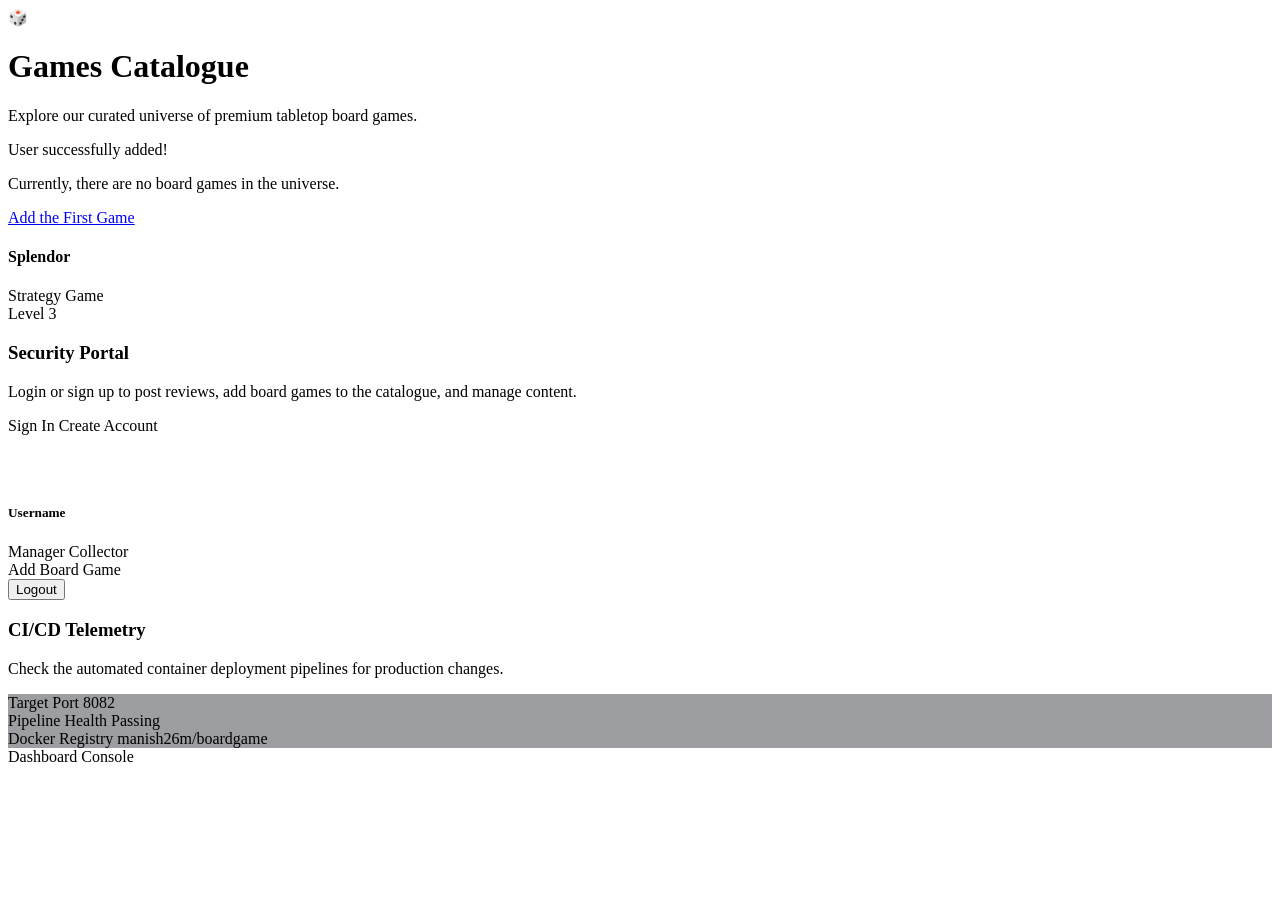
<file: src/main/resources/templates/index.html>
<!DOCTYPE html>
<html lang="en" xmlns:th="http://www.thymeleaf.org"
    xmlns:sec="https://www.thymeleaf.org/thymeleaf-extras-springsecurity5">

<head th:replace="fragments/header.html :: html-head(title='BoardUniverse Home')">
    <title>BoardUniverse - Home</title>
</head>

<body>
    <nav th:replace="fragments/links :: nav.navigation-links"></nav>

    <main class="container my-5 flex-grow-1">
        <div class="row g-4">
            <!-- Left Hero & Games Catalog -->
            <div class="col-lg-8">
                <div class="glass-card mb-4">
                    <div class="d-flex align-items-center mb-4">
                        <span class="fs-1 me-3">🎲</span>
                        <div>
                            <h1 class="mb-1 text-gradient">Games Catalogue</h1>
                            <p class="text-muted mb-0">Explore our curated universe of premium tabletop board games.</p>
                        </div>
                    </div>

                    <!-- Success/Info message -->
                    <div th:if="${userAddedMsg}" class="alert alert-success border-0 bg-success-subtle text-success p-3 rounded mb-4" id="success-alert">
                        <i class="fa-solid fa-circle-check me-2"></i>
                        <span th:text="${userAddedMsg}">User successfully added!</span>
                    </div>

                    <div th:if="${boardgames.empty}" class="text-center py-5">
                        <i class="fa-solid fa-folder-open fs-1 text-muted mb-3"></i>
                        <p class="lead text-muted">Currently, there are no board games in the universe.</p>
                        <a sec:authorize="hasRole('ROLE_USER') || hasRole('ROLE_MANAGER')" href="#" th:href="@{/secured/addBoardGame}" class="btn btn-primary mt-2">
                            <i class="fa-solid fa-plus me-1"></i> Add the First Game
                        </a>
                    </div>

                    <div th:unless="${boardgames.empty}" class="py-2">
                        <div class="list-group">
                            <a th:each="boardgame : ${boardgames}" th:href="@{|/${boardgame.id}|}" class="game-list-item text-decoration-none">
                                <div>
                                    <h4 class="mb-1 text-white" th:text="${boardgame.name}">Splendor</h4>
                                    <span class="text-muted fs-6" th:text="${boardgame.gameType}">Strategy Game</span>
                                </div>
                                <div class="d-flex align-items-center gap-3">
                                    <span class="game-badge" th:text="|Level ${boardgame.level}|">Level 3</span>
                                    <i class="fa-solid fa-chevron-right text-muted"></i>
                                </div>
                            </a>
                        </div>
                    </div>
                </div>
            </div>

            <!-- Right Sidebar Panel -->
            <div class="col-lg-4">
                <!-- User Account Status -->
                <div class="glass-card mb-4">
                    <h3 class="mb-3 text-white fs-4"><i class="fa-solid fa-user-shield me-2 text-cyan"></i>Security Portal</h3>
                    
                    <div sec:authorize="!hasRole('ROLE_USER')">
                        <p class="text-muted mb-4">Login or sign up to post reviews, add board games to the catalogue, and manage content.</p>
                        <div class="d-grid gap-2">
                            <a th:href="@{/login}" class="btn btn-primary py-2"><i class="fa-solid fa-right-to-bracket me-2"></i>Sign In</a>
                            <a th:href="@{/newUser}" class="btn btn-outline-secondary py-2 text-white border-secondary-subtle"><i class="fa-solid fa-user-plus me-2"></i>Create Account</a>
                        </div>
                    </div>

                    <div sec:authorize="hasRole('ROLE_USER') || hasRole('ROLE_MANAGER')">
                        <div class="d-flex align-items-center gap-3 mb-4">
                            <div class="bg-primary bg-opacity-25 text-primary rounded-circle d-flex align-items-center justify-content-center" style="width: 48px; height: 48px;">
                                <i class="fa-solid fa-user-astronaut fs-4"></i>
                            </div>
                            <div>
                                <h5 class="mb-0 text-white" sec:authentication="name">Username</h5>
                                <span class="text-muted fs-6">
                                    <span sec:authorize="hasRole('ROLE_MANAGER')" class="text-purple fw-semibold"><i class="fa-solid fa-crown me-1"></i>Manager</span>
                                    <span sec:authorize="!hasRole('ROLE_MANAGER')"><i class="fa-solid fa-user me-1"></i>Collector</span>
                                </span>
                            </div>
                        </div>

                        <div class="d-grid gap-2">
                            <a th:href="@{/secured/addBoardGame}" class="btn btn-primary py-2"><i class="fa-solid fa-plus me-2"></i>Add Board Game</a>
                            <form action="#" th:action="@{/logout}" method="post" class="d-grid">
                                <button type="submit" class="btn btn-outline-danger py-2"><i class="fa-solid fa-power-off me-2"></i>Logout</button>
                            </form>
                        </div>
                    </div>
                </div>

                <!-- Pipeline Telemetry Widget -->
                <div class="glass-card">
                    <h3 class="mb-3 text-white fs-4"><i class="fa-solid fa-chart-line me-2 text-cyan"></i>CI/CD Telemetry</h3>
                    <p class="text-muted mb-3">Check the automated container deployment pipelines for production changes.</p>
                    <div class="p-3 rounded mb-4" style="background: rgba(9, 13, 22, 0.4); border: 1px solid var(--border-glass);">
                        <div class="d-flex justify-content-between mb-2">
                            <span class="text-muted">Target Port</span>
                            <span class="text-cyan fw-bold">8082</span>
                        </div>
                        <div class="d-flex justify-content-between mb-2">
                            <span class="text-muted">Pipeline Health</span>
                            <span class="text-success fw-bold"><i class="fa-solid fa-shield-heart me-1"></i> Passing</span>
                        </div>
                        <div class="d-flex justify-content-between">
                            <span class="text-muted">Docker Registry</span>
                            <span class="text-muted fs-6">manish26m/boardgame</span>
                        </div>
                    </div>
                    <a th:href="@{/pipeline}" class="btn btn-outline-info w-100 py-2" style="border-color: var(--neon-cyan); color: var(--text-cyan);">
                        <i class="fa-solid fa-gauge me-2"></i>Dashboard Console
                    </a>
                </div>
            </div>
        </div>
    </main>

    <footer th:replace="fragments/footer.html :: page-footer"></footer>
</body>

</html>
</file>
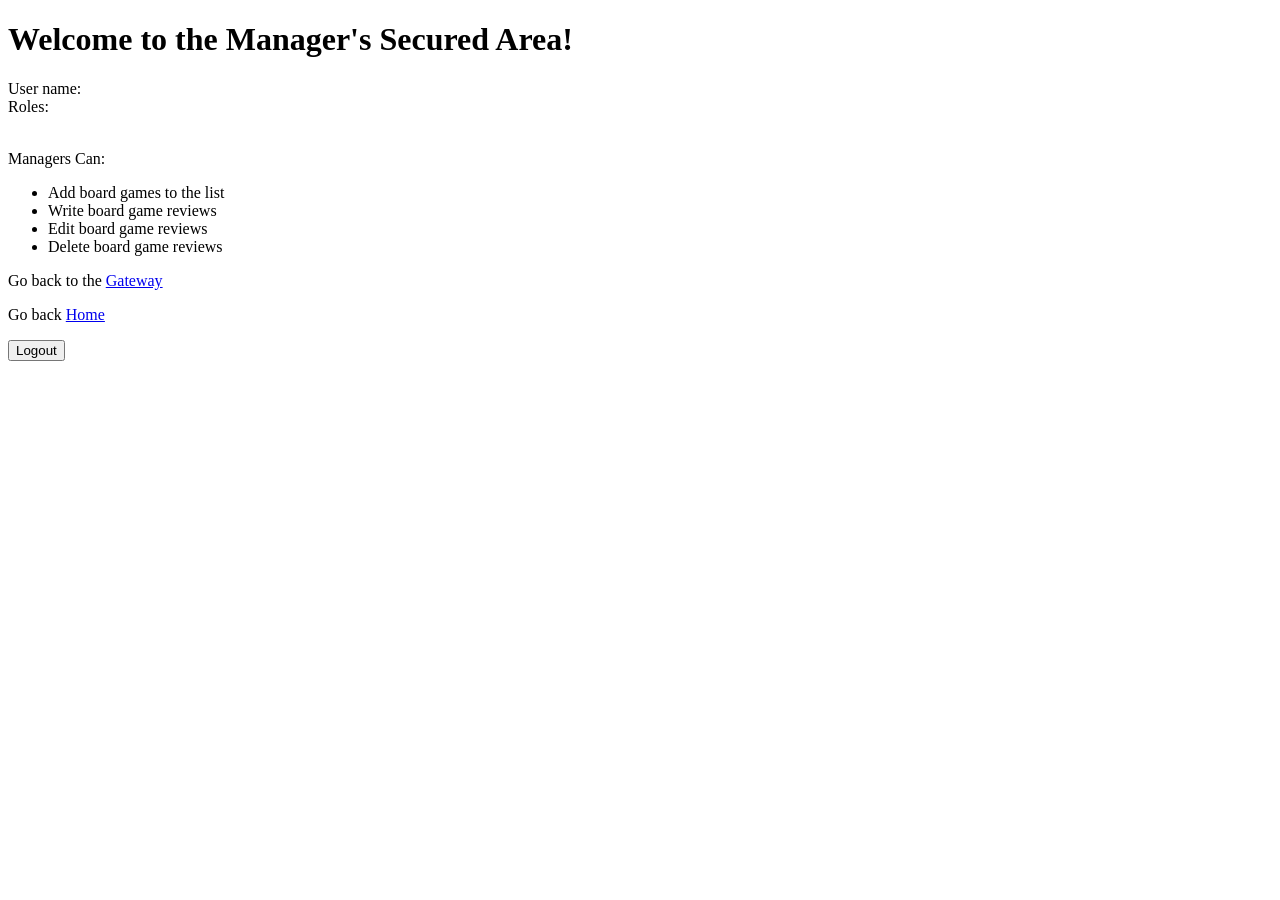
<file: src/main/resources/templates/secured/manager/index.html>
<!DOCTYPE html>
<html xmlns:th="http://www.thymleaf.org">

<head th:replace="fragments/header.html :: html-head(title='Managers Secured Area')"></head>

<body>
    <nav th:replace="fragments/links :: nav.navigation-links"></nav>
    <main class="container">
        <div class="p-4 p-md-5 mb-4 text-center">
            <h1>Welcome to the Manager's Secured Area!</h1>
            <div class="container col-md-6">
                <div class="bg-light border rounded py-3 my-3 ">
                    User name: <span sec:authentication="name"></span>
                    <br>
                    Roles: <span sec:authentication="principal.authorities"></span>
                    <br><br>
                    <p class="lead">Managers Can:</p>
                    <ul class="lead">
                        <li>
                            Add board games to the list
                        </li>
                        <li>
                            Write board game reviews
                        </li>
                        <li>
                            Edit board game reviews
                        </li>
                        <li>
                            Delete board game reviews
                        </li>
                    </ul>
                </div>
                <p class="lead">Go back to the <a href="#" th:href="@{/secured}">Gateway</a></p>
                <p class="lead">Go back <a href="#" th:href="@{/}">Home</a></p>
                <form action="#" th:action="@{/logout}" method="post">
                    <input type="submit" value="Logout" class="btn btn-primary m-2 pb-2">
                </form>
            </div>
        </div>
    </main>
    <div class="b-example-divider border border-light"></div>
    <div th:include="fragments/links :: div.bottom-links"></div>
    <div th:replace="fragments/footer.html :: page-footer"></div>
</body>

</html>
</file>
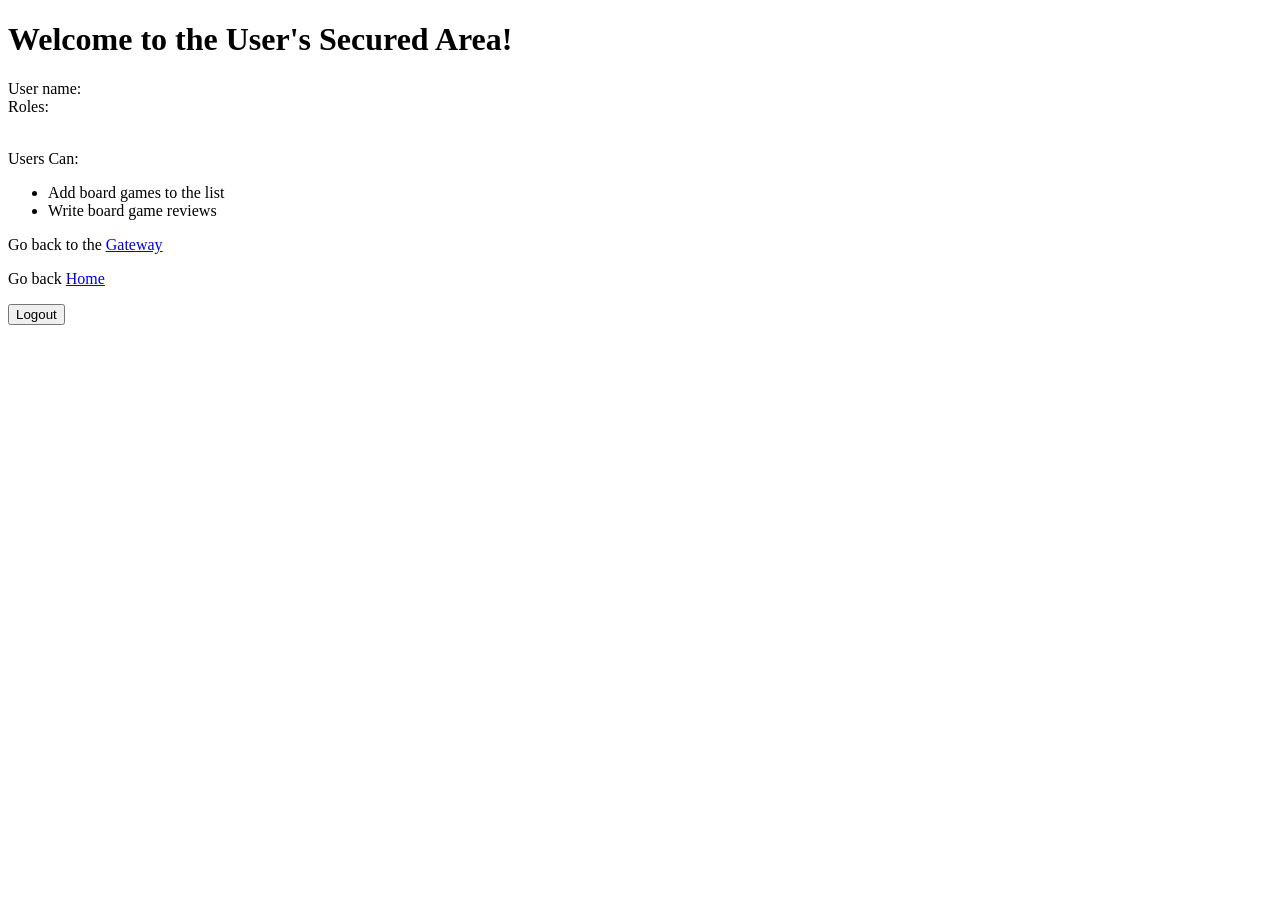
<file: src/main/resources/templates/secured/user/index.html>
<!DOCTYPE html>
<html lang="en" xmlns:th="https://www.thymeleaf.org"
    xmlns:sec="https://www.thymeleaf.org/thymeleaf-extras-springsecurity5">

<head th:replace="fragments/header.html :: html-head(title='User Area!')"></head>

<body>
    <nav th:replace="fragments/links :: nav.navigation-links"></nav>
    <main class="container">
        <div class="p-4 p-md-5 mb-4 text-center">
            <h1>Welcome to the User's Secured Area!</h1>
            <div class="container col-md-6">
                <div class="bg-light border rounded py-3 my-3 ">
                    User name: <span sec:authentication="name"></span>
                    <br>
                    Roles: <span sec:authentication="principal.authorities"></span>
                    <br><br>
                    <p class="lead">Users Can:</p>
                    <ul class="lead">
                        <li>
                            Add board games to the list
                        </li>
                        <li>
                            Write board game reviews
                        </li>
                    </ul>
                </div>
                <p class="lead">Go back to the <a href="#" th:href="@{/secured}">Gateway</a></p>
                <p class="lead">Go back <a href="#" th:href="@{/}">Home</a></p>
                <form action="#" th:action="@{/logout}" method="post">
                    <input type="submit" value="Logout" class="btn btn-primary m-2 pb-2">
                </form>
            </div>
        </div>
    </main>
    <div class="b-example-divider border border-light"></div>
    <div th:include="fragments/links :: div.bottom-links"></div>
    <div th:replace="fragments/footer.html :: page-footer"></div>
</body>

</html>
</file>
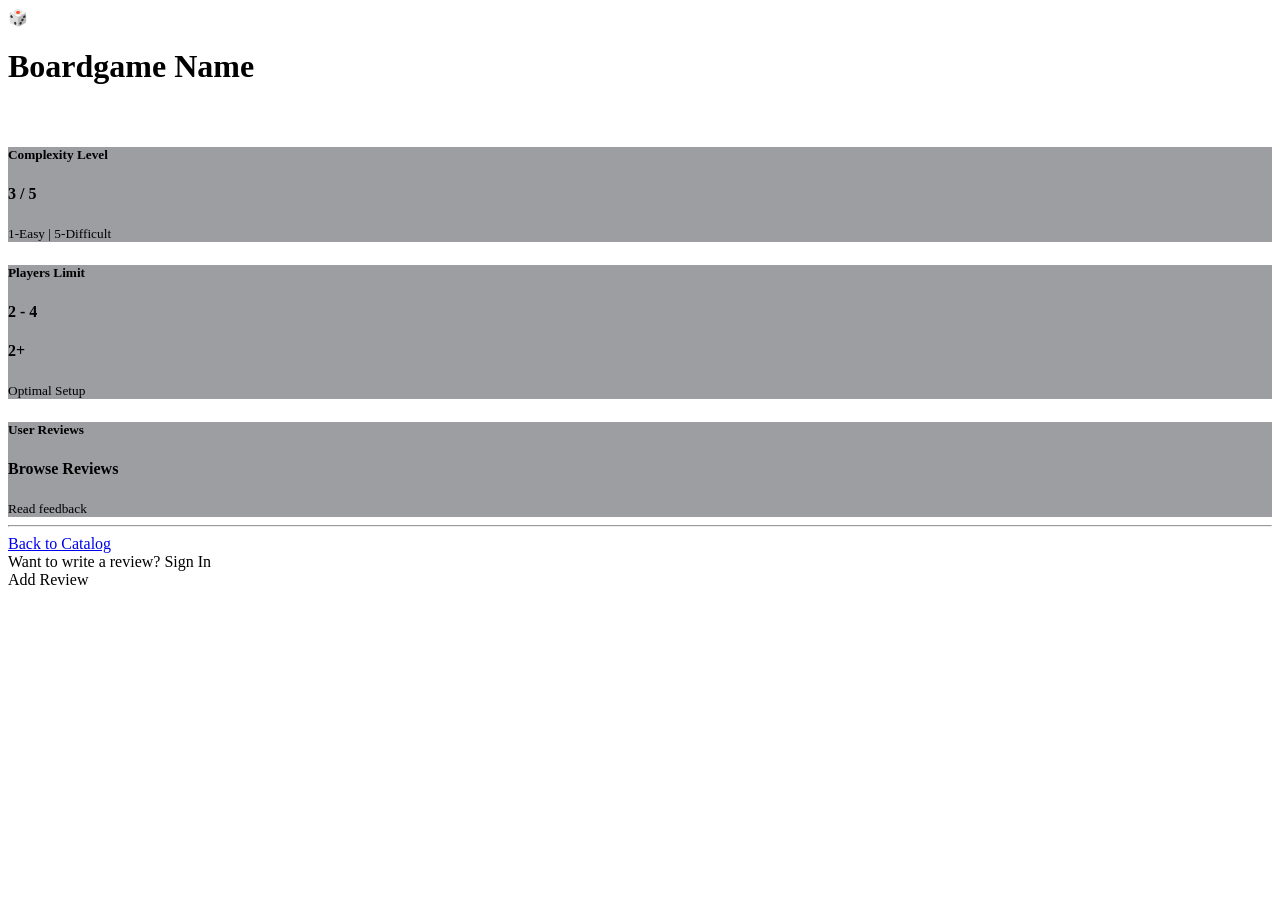
<file: src/main/resources/templates/boardgame.html>
<!DOCTYPE html>
<html lang="en" xmlns:th="http://www.thymeleaf.org"
    xmlns:sec="https://www.thymeleaf.org/thymeleaf-extras-springsecurity5">

<head th:replace="fragments/header.html :: html-head(title=|BoardUniverse - ${boardgame.name}|)">
    <title>BoardUniverse - Board Games</title>
</head>

<body>
    <nav th:replace="fragments/links :: nav.navigation-links"></nav>

    <main class="container my-5 flex-grow-1">
        <div class="row justify-content-center">
            <div class="col-lg-8 col-md-10">
                <div class="glass-card">
                    <!-- Title Section -->
                    <div class="text-center mb-5">
                        <span class="fs-1 display-1 text-center mb-3 d-block">🎲</span>
                        <h1 class="display-5 font-weight-bold text-white mb-2" th:text="${boardgame.name}">Boardgame Name</h1>
                        <span class="badge fs-6 px-3 py-2" style="background: var(--gradient-cosmic); color: white;" th:text="${boardgame.gameType}">Strategy Game</span>
                    </div>

                    <!-- Specs Details Grid -->
                    <div class="row g-4 mb-5">
                        <!-- Level -->
                        <div class="col-sm-4 text-center">
                            <div class="p-4 rounded h-100" style="background: rgba(9, 13, 22, 0.4); border: 1px solid var(--border-glass);">
                                <i class="fa-solid fa-graduation-cap fs-2 text-purple mb-3"></i>
                                <h5 class="text-muted mb-1 fs-6 uppercase">Complexity Level</h5>
                                <h4 class="text-white mb-0" th:text="${boardgame.level} + ' / 5'">3 / 5</h4>
                                <small class="text-muted fs-7">1-Easy | 5-Difficult</small>
                            </div>
                        </div>

                        <!-- Players -->
                        <div class="col-sm-4 text-center">
                            <div class="p-4 rounded h-100" style="background: rgba(9, 13, 22, 0.4); border: 1px solid var(--border-glass);">
                                <i class="fa-solid fa-users fs-2 text-cyan mb-3"></i>
                                <h5 class="text-muted mb-1 fs-6 uppercase">Players Limit</h5>
                                <h4 class="text-white mb-0" th:unless="${boardgame.maxPlayers} == '+'" th:text="${boardgame.minPlayers} + ' - ' + ${boardgame.maxPlayers}">2 - 4</h4>
                                <h4 class="text-white mb-0" th:if="${boardgame.maxPlayers} == '+'" th:text="${boardgame.minPlayers} + ' + Players'">2+</h4>
                                <small class="text-muted fs-7">Optimal Setup</small>
                            </div>
                        </div>

                        <!-- Reviews -->
                        <div class="col-sm-4 text-center">
                            <div class="p-4 rounded h-100" style="background: rgba(9, 13, 22, 0.4); border: 1px solid var(--border-glass); cursor: pointer;" th:onclick="|location.href='@{/${boardgame.id}/reviews}'|">
                                <i class="fa-solid fa-comments fs-2 text-emerald mb-3"></i>
                                <h5 class="text-muted mb-1 fs-6 uppercase">User Reviews</h5>
                                <h4 class="text-cyan mb-0" style="font-weight: 600;">Browse Reviews</h4>
                                <small class="text-muted fs-7">Read feedback</small>
                            </div>
                        </div>
                    </div>

                    <!-- Actions and Security -->
                    <hr class="border-secondary mb-4">

                    <div class="d-flex flex-wrap justify-content-between align-items-center gap-3">
                        <a href="/" class="btn btn-outline-secondary text-white border-secondary-subtle px-4 py-2"><i class="fa-solid fa-arrow-left me-2"></i>Back to Catalog</a>
                        
                        <div sec:authorize="!hasRole('ROLE_USER')" class="text-end">
                            <span class="text-muted me-2">Want to write a review?</span>
                            <a th:href="@{/login}" class="btn btn-primary px-4 py-2"><i class="fa-solid fa-right-to-bracket me-2"></i>Sign In</a>
                        </div>

                        <div sec:authorize="hasRole('ROLE_USER') || hasRole('ROLE_MANAGER')">
                            <a th:href="@{|/${boardgame.id}/reviews|}" class="btn btn-primary px-4 py-2"><i class="fa-solid fa-plus me-2"></i>Add Review</a>
                        </div>
                    </div>
                </div>
            </div>
        </div>
    </main>

    <footer th:replace="fragments/footer.html :: page-footer"></footer>
</body>

</html>
</file>
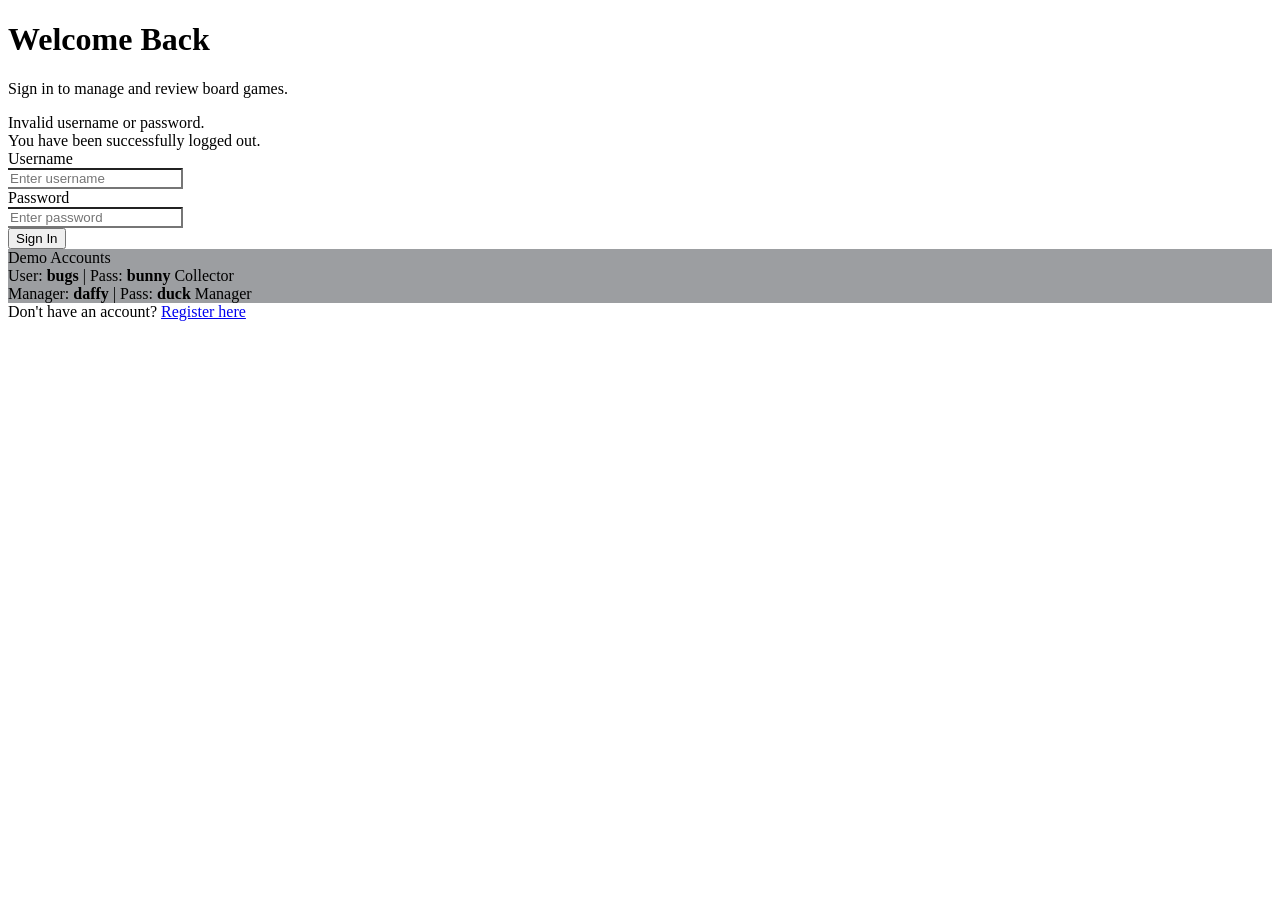
<file: src/main/resources/templates/login.html>
<!DOCTYPE html>
<html lang="en" xmlns:th="http://www.thymeleaf.org">

<head th:replace="fragments/header.html :: html-head(title='BoardUniverse - Sign In')"></head>

<body>
    <nav th:replace="fragments/links :: nav.navigation-links"></nav>

    <main class="container my-5 flex-grow-1 d-flex align-items-center justify-content-center">
        <div class="row justify-content-center w-100">
            <div class="col-lg-5 col-md-7 col-sm-9">
                <div class="glass-card">
                    <!-- Title -->
                    <div class="text-center mb-4">
                        <i class="fa-solid fa-user-astronaut fs-1 text-cyan mb-3"></i>
                        <h1 class="fs-2 text-white mb-2">Welcome Back</h1>
                        <p class="text-muted">Sign in to manage and review board games.</p>
                    </div>

                    <!-- Alerts -->
                    <div th:if="${param.error}" class="alert alert-danger border-0 bg-danger-subtle text-danger p-3 rounded mb-4">
                        <i class="fa-solid fa-circle-exclamation me-2"></i>Invalid username or password.
                    </div>
                    <div th:if="${param.logout}" class="alert alert-info border-0 bg-info-subtle text-info p-3 rounded mb-4">
                        <i class="fa-solid fa-circle-info me-2"></i>You have been successfully logged out.
                    </div>

                    <!-- Form -->
                    <form action="#" th:action="@{/login}" method="post">
                        <!-- Username -->
                        <div class="mb-4">
                            <label for="inputUserName" class="form-label text-muted fw-semibold">Username</label>
                            <div class="input-group">
                                <span class="input-group-text bg-slate border-glass text-muted" style="background: rgba(15,23,42,0.6); border-right: none;"><i class="fa-solid fa-user"></i></span>
                                <input type="text" name="username" class="form-control" id="inputUserName" placeholder="Enter username" style="border-left: none;">
                            </div>
                        </div>

                        <!-- Password -->
                        <div class="mb-5">
                            <label for="inputPassword" class="form-label text-muted fw-semibold">Password</label>
                            <div class="input-group">
                                <span class="input-group-text bg-slate border-glass text-muted" style="background: rgba(15,23,42,0.6); border-right: none;"><i class="fa-solid fa-key"></i></span>
                                <input type="password" name="password" class="form-control" id="inputPassword" placeholder="Enter password" style="border-left: none;">
                            </div>
                        </div>

                        <!-- Submit Buttons -->
                        <div class="d-grid gap-2 mb-4">
                            <button type="submit" class="btn btn-primary py-3 fs-6">
                                <i class="fa-solid fa-right-to-bracket me-2"></i>Sign In
                            </button>
                        </div>
                    </form>

                    <!-- Credentials Helper Widget -->
                    <div class="p-3 rounded mb-4" style="background: rgba(9, 13, 22, 0.4); border: 1px solid var(--border-glass);">
                        <div class="fs-7 text-muted fw-bold mb-2 uppercase text-center"><i class="fa-solid fa-lightbulb me-1 text-warning"></i> Demo Accounts</div>
                        <div class="d-flex justify-content-between fs-7 text-muted border-bottom border-secondary border-opacity-25 pb-1 mb-1">
                            <span>User: <strong class="text-white">bugs</strong> | Pass: <strong class="text-white">bunny</strong></span>
                            <span class="badge bg-secondary">Collector</span>
                        </div>
                        <div class="d-flex justify-content-between fs-7 text-muted">
                            <span>Manager: <strong class="text-white">daffy</strong> | Pass: <strong class="text-white">duck</strong></span>
                            <span class="badge bg-purple">Manager</span>
                        </div>
                    </div>

                    <!-- Footer signup prompt -->
                    <div class="text-center border-top border-secondary border-opacity-25 pt-3 fs-7 text-muted">
                        Don't have an account? <a href="#" th:href="@{/newUser}" class="text-cyan fw-semibold">Register here</a>
                    </div>
                </div>
            </div>
        </div>
    </main>

    <footer th:replace="fragments/footer.html :: page-footer"></footer>
</body>

</html>
</file>
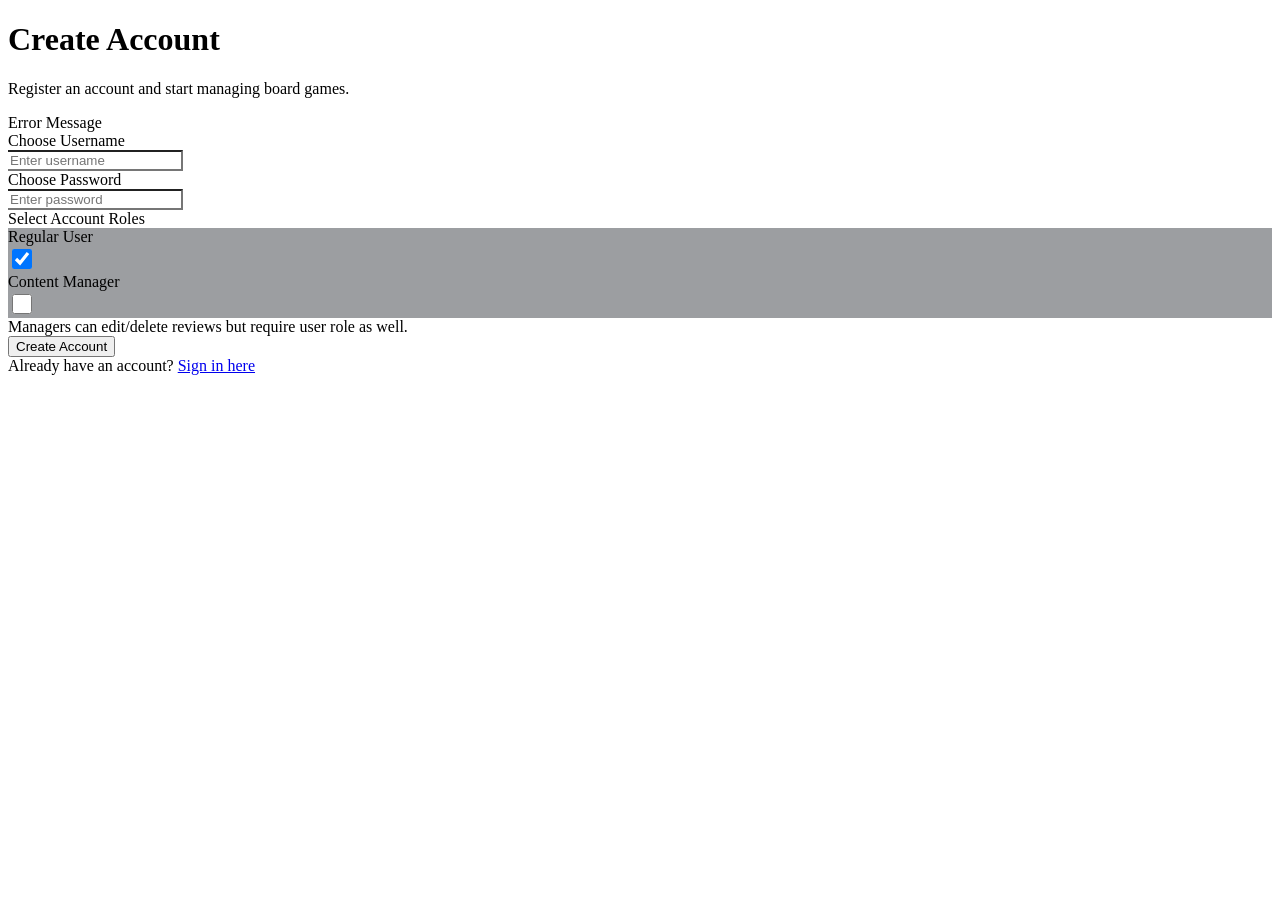
<file: src/main/resources/templates/new-user.html>
<!DOCTYPE html>
<html lang="en" xmlns:th="http://www.thymeleaf.org">

<head th:replace="fragments/header.html :: html-head(title='BoardUniverse - Create Account')">
    <title>BoardUniverse - Create Account</title>
</head>

<body>
    <script src="../static/js/script.js" th:src="@{/js/script.js}"></script>
    <nav th:replace="fragments/links :: nav.navigation-links"></nav>

    <main class="container my-5 flex-grow-1 d-flex align-items-center justify-content-center">
        <div class="row justify-content-center w-100">
            <div class="col-lg-5 col-md-7 col-sm-9">
                <div class="glass-card">
                    <!-- Title -->
                    <div class="text-center mb-4">
                        <i class="fa-solid fa-user-plus fs-1 text-purple mb-3"></i>
                        <h1 class="fs-2 text-white mb-2">Create Account</h1>
                        <p class="text-muted">Register an account and start managing board games.</p>
                    </div>

                    <!-- Client validation error division -->
                    <div id="error" class="error-container mb-4" style="display:none;"></div>
                    <!-- Server side error division -->
                    <div th:if="${errorMsg}" class="alert alert-danger border-0 bg-danger-subtle text-danger p-3 rounded mb-4" id="server-error">
                        <i class="fa-solid fa-triangle-exclamation me-2"></i><span th:text="${errorMsg}">Error Message</span>
                    </div>

                    <!-- Form -->
                    <form name="form" action="#" th:action="@{/addUser}" method="post" onsubmit="return verify()">
                        <!-- Username -->
                        <div class="mb-4">
                            <label for="inputUserName" class="form-label text-muted fw-semibold">Choose Username</label>
                            <div class="input-group">
                                <span class="input-group-text bg-slate border-glass text-muted" style="background: rgba(15,23,42,0.6); border-right: none;"><i class="fa-solid fa-user"></i></span>
                                <input type="text" name="userName" class="form-control" id="inputUserName" placeholder="Enter username" style="border-left: none;">
                            </div>
                        </div>

                        <!-- Password -->
                        <div class="mb-4">
                            <label for="inputPassword" class="form-label text-muted fw-semibold">Choose Password</label>
                            <div class="input-group">
                                <span class="input-group-text bg-slate border-glass text-muted" style="background: rgba(15,23,42,0.6); border-right: none;"><i class="fa-solid fa-key"></i></span>
                                <input type="password" name="password" class="form-control" id="inputPassword" placeholder="Enter password" style="border-left: none;">
                            </div>
                        </div>

                        <!-- Roles / Authorities checkboxes styled luxuriously -->
                        <div class="mb-5">
                            <label class="form-label text-muted fw-semibold mb-3 d-block"><i class="fa-solid fa-shield-halved me-1 text-cyan"></i> Select Account Roles</label>
                            
                            <div class="d-flex flex-column gap-3 p-3 rounded" style="background: rgba(9, 13, 22, 0.4); border: 1px solid var(--border-glass);">
                                <!-- ROLE_USER -->
                                <div class="form-check d-flex align-items-center justify-content-between p-0 m-0">
                                    <div class="d-flex align-items-center gap-2">
                                        <i class="fa-solid fa-user text-muted fs-6"></i>
                                        <label class="form-check-label text-white fw-medium cursor-pointer" for="ROLE_USER">Regular User</label>
                                    </div>
                                    <input type="checkbox" name="authorities" value="ROLE_USER" id="ROLE_USER" class="form-check-input ms-0" checked style="width: 20px; height: 20px;">
                                </div>

                                <!-- ROLE_MANAGER -->
                                <div class="form-check d-flex align-items-center justify-content-between p-0 m-0">
                                    <div class="d-flex align-items-center gap-2">
                                        <i class="fa-solid fa-crown text-purple fs-6"></i>
                                        <label class="form-check-label text-white fw-medium cursor-pointer" for="ROLE_MANAGER">Content Manager</label>
                                    </div>
                                    <input type="checkbox" name="authorities" value="ROLE_MANAGER" id="ROLE_MANAGER" class="form-check-input ms-0" style="width: 20px; height: 20px;">
                                </div>
                            </div>
                            <div class="form-text text-muted fs-7 mt-2"><i class="fa-solid fa-info-circle me-1"></i>Managers can edit/delete reviews but require user role as well.</div>
                        </div>

                        <!-- Submit Buttons -->
                        <div class="d-grid gap-2 mb-4">
                            <button type="submit" class="btn btn-primary py-3 fs-6">
                                <i class="fa-solid fa-user-plus me-2"></i>Create Account
                            </button>
                        </div>
                    </form>

                    <!-- Footer login prompt -->
                    <div class="text-center border-top border-secondary border-opacity-25 pt-3 fs-7 text-muted">
                        Already have an account? <a href="#" th:href="@{/login}" class="text-cyan fw-semibold">Sign in here</a>
                    </div>
                </div>
            </div>
        </div>
    </main>

    <footer th:replace="fragments/footer.html :: page-footer"></footer>

    <!-- Custom script error show mapping -->
    <script>
        // Override standard validation error div show behavior to match glassmorphic error division
        const origVerify = window.verify;
        window.verify = function() {
            const errorDiv = document.getElementById('error');
            errorDiv.style.display = 'none';
            const status = origVerify();
            if (!status) {
                errorDiv.style.display = 'block';
                // Remove raw text inside inline divs if any, keep it clean
                const innerText = errorDiv.innerText.trim();
                errorDiv.innerHTML = `❌ ${innerText}`;
            }
            return status;
        }
    </script>
</body>

</html>
</file>
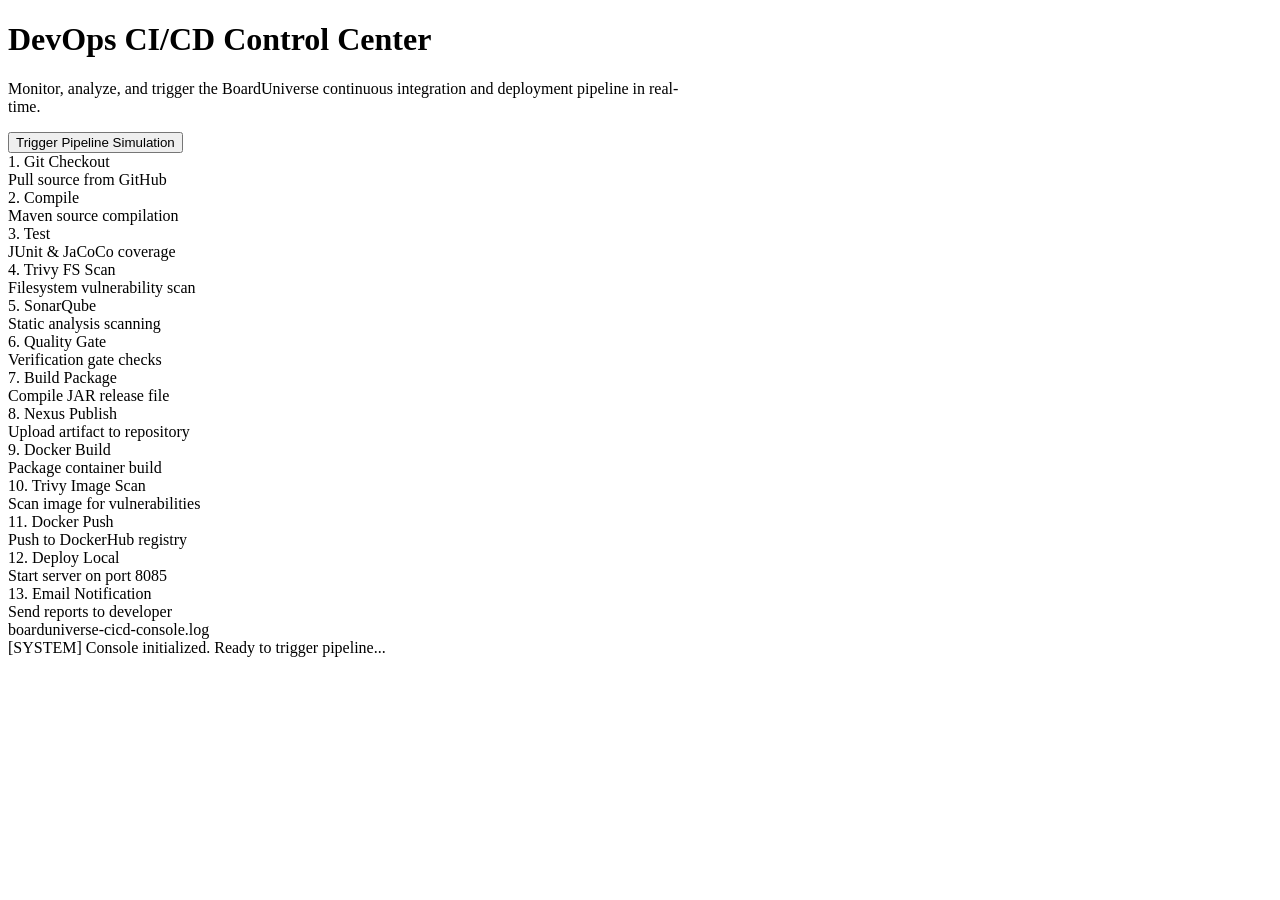
<file: src/main/resources/templates/pipeline.html>
<!DOCTYPE html>
<html lang="en" xmlns:th="http://www.thymeleaf.org">

<head th:replace="fragments/header.html :: html-head(title='DevOps Pipeline Dashboard')">
    <title>BoardUniverse - Pipeline</title>
</head>

<body>
    <nav th:replace="fragments/links :: nav.navigation-links"></nav>

    <main class="container my-5">
        <div class="text-center mb-5">
            <h1 class="display-4 font-weight-extrabold mb-3">DevOps CI/CD Control Center</h1>
            <p class="lead text-muted mx-auto" style="max-width: 700px;">
                Monitor, analyze, and trigger the BoardUniverse continuous integration and deployment pipeline in real-time.
            </p>
            <button id="btn-trigger" class="btn btn-primary mt-3 px-5 py-3 fs-5">
                <i class="fa-solid fa-play me-2"></i> Trigger Pipeline Simulation
            </button>
        </div>

        <!-- DevOps Pipeline Board Grid -->
        <div class="pipeline-board">
            <!-- Stage 1 -->
            <div class="pipeline-node pending" id="node-1">
                <div class="pipeline-icon-container">
                    <i class="fa-solid fa-code-branch"></i>
                </div>
                <div class="pipeline-node-title">1. Git Checkout</div>
                <div class="pipeline-node-desc">Pull source from GitHub</div>
            </div>

            <!-- Stage 2 -->
            <div class="pipeline-node pending" id="node-2">
                <div class="pipeline-icon-container">
                    <i class="fa-solid fa-gears"></i>
                </div>
                <div class="pipeline-node-title">2. Compile</div>
                <div class="pipeline-node-desc">Maven source compilation</div>
            </div>

            <!-- Stage 3 -->
            <div class="pipeline-node pending" id="node-3">
                <div class="pipeline-icon-container">
                    <i class="fa-solid fa-vial"></i>
                </div>
                <div class="pipeline-node-title">3. Test</div>
                <div class="pipeline-node-desc">JUnit & JaCoCo coverage</div>
            </div>

            <!-- Stage 4 -->
            <div class="pipeline-node pending" id="node-4">
                <div class="pipeline-icon-container">
                    <i class="fa-solid fa-shield-halved"></i>
                </div>
                <div class="pipeline-node-title">4. Trivy FS Scan</div>
                <div class="pipeline-node-desc">Filesystem vulnerability scan</div>
            </div>

            <!-- Stage 5 -->
            <div class="pipeline-node pending" id="node-5">
                <div class="pipeline-icon-container">
                    <i class="fa-solid fa-magnifying-glass-chart"></i>
                </div>
                <div class="pipeline-node-title">5. SonarQube</div>
                <div class="pipeline-node-desc">Static analysis scanning</div>
            </div>

            <!-- Stage 6 -->
            <div class="pipeline-node pending" id="node-6">
                <div class="pipeline-icon-container">
                    <i class="fa-solid fa-clipboard-check"></i>
                </div>
                <div class="pipeline-node-title">6. Quality Gate</div>
                <div class="pipeline-node-desc">Verification gate checks</div>
            </div>

            <!-- Stage 7 -->
            <div class="pipeline-node pending" id="node-7">
                <div class="pipeline-icon-container">
                    <i class="fa-solid fa-box-archive"></i>
                </div>
                <div class="pipeline-node-title">7. Build Package</div>
                <div class="pipeline-node-desc">Compile JAR release file</div>
            </div>

            <!-- Stage 8 -->
            <div class="pipeline-node pending" id="node-8">
                <div class="pipeline-icon-container">
                    <i class="fa-solid fa-cloud-arrow-up"></i>
                </div>
                <div class="pipeline-node-title">8. Nexus Publish</div>
                <div class="pipeline-node-desc">Upload artifact to repository</div>
            </div>

            <!-- Stage 9 -->
            <div class="pipeline-node pending" id="node-9">
                <div class="pipeline-icon-container">
                    <i class="fa-brands fa-docker"></i>
                </div>
                <div class="pipeline-node-title">9. Docker Build</div>
                <div class="pipeline-node-desc">Package container build</div>
            </div>

            <!-- Stage 10 -->
            <div class="pipeline-node pending" id="node-10">
                <div class="pipeline-icon-container">
                    <i class="fa-solid fa-shield-virus"></i>
                </div>
                <div class="pipeline-node-title">10. Trivy Image Scan</div>
                <div class="pipeline-node-desc">Scan image for vulnerabilities</div>
            </div>

            <!-- Stage 11 -->
            <div class="pipeline-node pending" id="node-11">
                <div class="pipeline-icon-container">
                    <i class="fa-solid fa-upload"></i>
                </div>
                <div class="pipeline-node-title">11. Docker Push</div>
                <div class="pipeline-node-desc">Push to DockerHub registry</div>
            </div>

            <!-- Stage 12 -->
            <div class="pipeline-node pending" id="node-12">
                <div class="pipeline-icon-container">
                    <i class="fa-solid fa-server"></i>
                </div>
                <div class="pipeline-node-title">12. Deploy Local</div>
                <div class="pipeline-node-desc">Start server on port 8085</div>
            </div>

            <!-- Stage 13 -->
            <div class="pipeline-node pending" id="node-13">
                <div class="pipeline-icon-container">
                    <i class="fa-solid fa-envelope-circle-check"></i>
                </div>
                <div class="pipeline-node-title">13. Email Notification</div>
                <div class="pipeline-node-desc">Send reports to developer</div>
            </div>
        </div>

        <!-- Glassmorphic Live Console Terminal -->
        <div class="terminal-window">
            <div class="terminal-header">
                <div class="terminal-buttons">
                    <span class="terminal-btn close"></span>
                    <span class="terminal-btn minimize"></span>
                    <span class="terminal-btn maximize"></span>
                </div>
                <span class="terminal-title"><i class="fa-solid fa-terminal me-2"></i>boarduniverse-cicd-console.log</span>
                <span style="width: 50px;"></span>
            </div>
            <div class="terminal-body" id="terminal-body">
                <div class="terminal-line info-log">[SYSTEM] Console initialized. Ready to trigger pipeline...</div>
            </div>
        </div>
    </main>

    <footer th:replace="fragments/footer.html :: page-footer"></footer>

    <!-- Interactive Simulator Script -->
    <script>
        const pipelineLogs = {
            1: [
                { type: 'cmd', text: 'git clone https://github.com/manish26m/Boardgame.git .' },
                { type: 'info', text: 'Cloning into \'.\'...' },
                { type: 'info', text: 'remote: Enumerating objects: 382, done.' },
                { type: 'info', text: 'remote: Counting objects: 100% (148/148), done.' },
                { type: 'info', text: 'Receiving objects: 100% (382/382), 4.12 MiB | 8.44 MiB/s, done.' },
                { type: 'success', text: 'SUCCESS: Checked out branch \'main\' at commit 5c11f27 - "fix: Java 17 target, CSRF security, Dockerfile hardening"' }
            ],
            2: [
                { type: 'cmd', text: 'mvn compile' },
                { type: 'info', text: '[INFO] Scanning for projects...' },
                { type: 'info', text: '[INFO] Building database_service_project 0.0.5' },
                { type: 'info', text: '[INFO] Compiler target set to Java 17 compatibility' },
                { type: 'info', text: '[INFO] Compiling 9 source files to D:\\STUDY\\Coding\\Projects\\docker\\BoardUniverse\\target\\classes' },
                { type: 'success', text: '[INFO] compile completed - 0 errors, 0 warnings' }
            ],
            3: [
                { type: 'cmd', text: 'mvn test' },
                { type: 'info', text: '[INFO] Running com.javaproject.TestController' },
                { type: 'success', text: '[INFO] Tests run: 4, Failures: 0, Errors: 0, Skipped: 0 - com.javaproject.TestController' },
                { type: 'info', text: '[INFO] Running com.javaproject.TestDatabase' },
                { type: 'success', text: '[INFO] Tests run: 2, Failures: 0, Errors: 0, Skipped: 0 - com.javaproject.TestDatabase' },
                { type: 'info', text: '[INFO] Loading JaCoCo execution data...' },
                { type: 'success', text: '[INFO] JaCoCo coverage analysis complete. Reports built successfully!' }
            ],
            4: [
                { type: 'cmd', text: 'trivy fs --security-checks vuln --severity HIGH,CRITICAL .' },
                { type: 'info', text: 'Scanning local filesystem for vulnerabilities...' },
                { type: 'warn', text: 'WARN: Found 2 vulnerable dependencies in pom.xml' },
                { type: 'info', text: '+----------------------+------------------+----------+-------------------+' },
                { type: 'info', text: '|      LIBRARY         |  VULNERABILITY   | SEVERITY |   INSTALLED VER   |' },
                { type: 'info', text: '+----------------------+------------------+----------+-------------------+' },
                { type: 'info', text: '| org.yaml:snakeyaml   | CVE-2022-1471    | CRITICAL | 1.28              |' },
                { type: 'info', text: '| org.h2:h2            | CVE-2022-23221   | HIGH     | 1.4.200           |' },
                { type: 'info', text: '+----------------------+------------------+----------+-------------------+' },
                { type: 'success', text: 'FS scan completed. High/Critical dependencies recorded.' }
            ],
            5: [
                { type: 'cmd', text: 'sonar-scanner.bat -Dsonar.projectName=BoardUniverse -Dsonar.projectKey=BoardUniverse' },
                { type: 'info', text: 'INFO: Scanner packaging version: 5.0.1.3006' },
                { type: 'info', text: 'INFO: Load global settings (done) | Load project settings (done)' },
                { type: 'info', text: 'INFO: Indexing source code files... (9 files indexed)' },
                { type: 'info', text: 'INFO: Running analysis sensors...' },
                { type: 'info', text: 'INFO: Sensor JavaSquidSensor [java] (done)' },
                { type: 'success', text: 'INFO: Analysis successful. Results uploaded to SonarQube server.' }
            ],
            6: [
                { type: 'info', text: 'Verifying SonarQube Quality Gate Status...' },
                { type: 'info', text: 'Quality Gate API callback received.' },
                { type: 'success', text: 'SUCCESS: QUALITY GATE PASSED!' },
                { type: 'info', text: '-> Coverage: 84.6% (Requires >= 80%)' },
                { type: 'info', text: '-> Code Smells: 0 (Requires <= 5)' },
                { type: 'info', text: '-> Security Rating: A' }
            ],
            7: [
                { type: 'cmd', text: 'mvn package -DskipTests=true' },
                { type: 'info', text: '[INFO] Packaging jar file...' },
                { type: 'info', text: '[INFO] Building jar: D:\\STUDY\\Coding\\Projects\\docker\\BoardUniverse\\target\\database_service_project-0.0.5.jar' },
                { type: 'success', text: '[INFO] BUILD SUCCESS - Packaging JAR complete' }
            ],
            8: [
                { type: 'info', text: 'Uploading database_service_project-0.0.5.jar to Nexus repository manager...' },
                { type: 'info', text: 'Protocol: HTTP | Host: localhost:8081 | Target Repository: boardgame-releases' },
                { type: 'info', text: 'Uploading: http://localhost:8081/repository/boardgame-releases/com/javaproject/database_service_project/0.0.5/database_service_project-0.0.5.jar' },
                { type: 'success', text: 'SUCCESS: Upload complete. Artifact status: RELEASED' }
            ],
            9: [
                { type: 'cmd', text: 'docker build -t manish26m/boardgame:latest .' },
                { type: 'info', text: 'Sending build context to Docker daemon  4.15MB' },
                { type: 'info', text: 'Step 1/11 : FROM maven:3.9.9-eclipse-temurin-17 AS build' },
                { type: 'info', text: ' ---> Using cache' },
                { type: 'info', text: 'Step 5/11 : FROM eclipse-temurin:17-jre-alpine' },
                { type: 'info', text: ' ---> Running in clean container context' },
                { type: 'info', text: 'Step 8/11 : COPY --from=build /app/target/*.jar app.jar' },
                { type: 'info', text: 'Successfully built image manish26m/boardgame:latest' }
            ],
            10: [
                { type: 'cmd', text: 'trivy image manish26m/boardgame:latest' },
                { type: 'info', text: 'Scanning Docker Image layers for base OS vulnerabilities...' },
                { type: 'info', text: 'Base OS: alpine (3.19.1)' },
                { type: 'success', text: 'SUCCESS: Image Scan Complete. 0 Critical vulnerabilities, 1 Low vulnerability found.' }
            ],
            11: [
                { type: 'cmd', text: 'docker push manish26m/boardgame:latest' },
                { type: 'info', text: 'The push refers to repository [docker.io/manish26m/boardgame]' },
                { type: 'info', text: 'e5f8fdfad584: Preparing' },
                { type: 'info', text: 'd748fba81734: Pushed' },
                { type: 'success', text: 'latest: digest: sha256:88bc27fcfd84d72856238b... size: 948' }
            ],
            12: [
                { type: 'cmd', text: 'docker stop boardgame && docker rm boardgame' },
                { type: 'info', text: 'Stopping container: boardgame...' },
                { type: 'info', text: 'Removing container: boardgame...' },
                { type: 'cmd', text: 'docker run -d -p 8085:8080 --name boardgame manish26m/boardgame:latest' },
                { type: 'success', text: 'SUCCESS: Container deployed and listening locally on http://localhost:8085' }
            ],
            13: [
                { type: 'info', text: 'Assembling build logs and pipeline scan reports...' },
                { type: 'info', text: 'Sending pipeline summary email notification to: manish.mishra2605@gmail.com' },
                { type: 'success', text: 'SUCCESS: Email sent successfully! BoardUniverse Deployment active.' }
            ]
        };

        const btnTrigger = document.getElementById('btn-trigger');
        const terminalBody = document.getElementById('terminal-body');

        // Append line helper
        function appendTerminalLine(type, text) {
            const line = document.createElement('div');
            line.classList.add('terminal-line');
            if (type === 'cmd') {
                line.innerHTML = `<span class="cmd-prefix">$</span> ${text}`;
            } else if (type === 'success') {
                line.classList.add('success-log');
                line.innerHTML = `<i class="fa-solid fa-circle-check me-2"></i>${text}`;
            } else if (type === 'warn') {
                line.classList.add('warn-log');
                line.innerHTML = `<i class="fa-solid fa-triangle-exclamation me-2"></i>${text}`;
            } else if (type === 'error') {
                line.classList.add('error-log');
                line.innerHTML = `<i class="fa-solid fa-circle-xmark me-2"></i>${text}`;
            } else {
                line.classList.add('info-log');
                line.innerText = text;
            }
            terminalBody.appendChild(line);
            terminalBody.scrollTop = terminalBody.scrollHeight;
        }

        // Delay helper
        const sleep = (ms) => new Promise(resolve => setTimeout(resolve, ms));

        // Interactive simulation function
        async function runPipeline() {
            btnTrigger.disabled = true;
            btnTrigger.innerHTML = `<i class="fa-solid fa-spinner fa-spin me-2"></i> Pipeline Running...`;
            
            terminalBody.innerHTML = '';
            appendTerminalLine('info', '[CICD SYSTEM] Starting BoardUniverse automated pipeline build...');
            await sleep(1000);

            // Reset nodes
            for (let i = 1; i <= 13; i++) {
                const node = document.getElementById(`node-${i}`);
                node.className = 'pipeline-node pending';
            }

            // Loop stages
            for (let stageId = 1; stageId <= 13; stageId++) {
                const node = document.getElementById(`node-${stageId}`);
                
                // Mark running
                node.className = 'pipeline-node running';
                appendTerminalLine('info', `\n[STAGE ${stageId}] Initializing stage...`);
                await sleep(500);

                // Print logs
                const logs = pipelineLogs[stageId];
                for (let log of logs) {
                    appendTerminalLine(log.type, log.text);
                    await sleep(400); // realistic typing delay
                }

                // Complete
                node.className = 'pipeline-node success';
                node.querySelector('.pipeline-icon-container').innerHTML = '<i class="fa-solid fa-check"></i>';
                await sleep(600);
            }

            appendTerminalLine('success', '\n[BUILD SUCCESS] Pipeline completed in 24 seconds! All systems operational.');
            btnTrigger.disabled = false;
            btnTrigger.innerHTML = `<i class="fa-solid fa-circle-check me-2"></i> Re-Trigger Simulation`;
        }

        btnTrigger.addEventListener('click', runPipeline);
    </script>
</body>

</html>
</file>
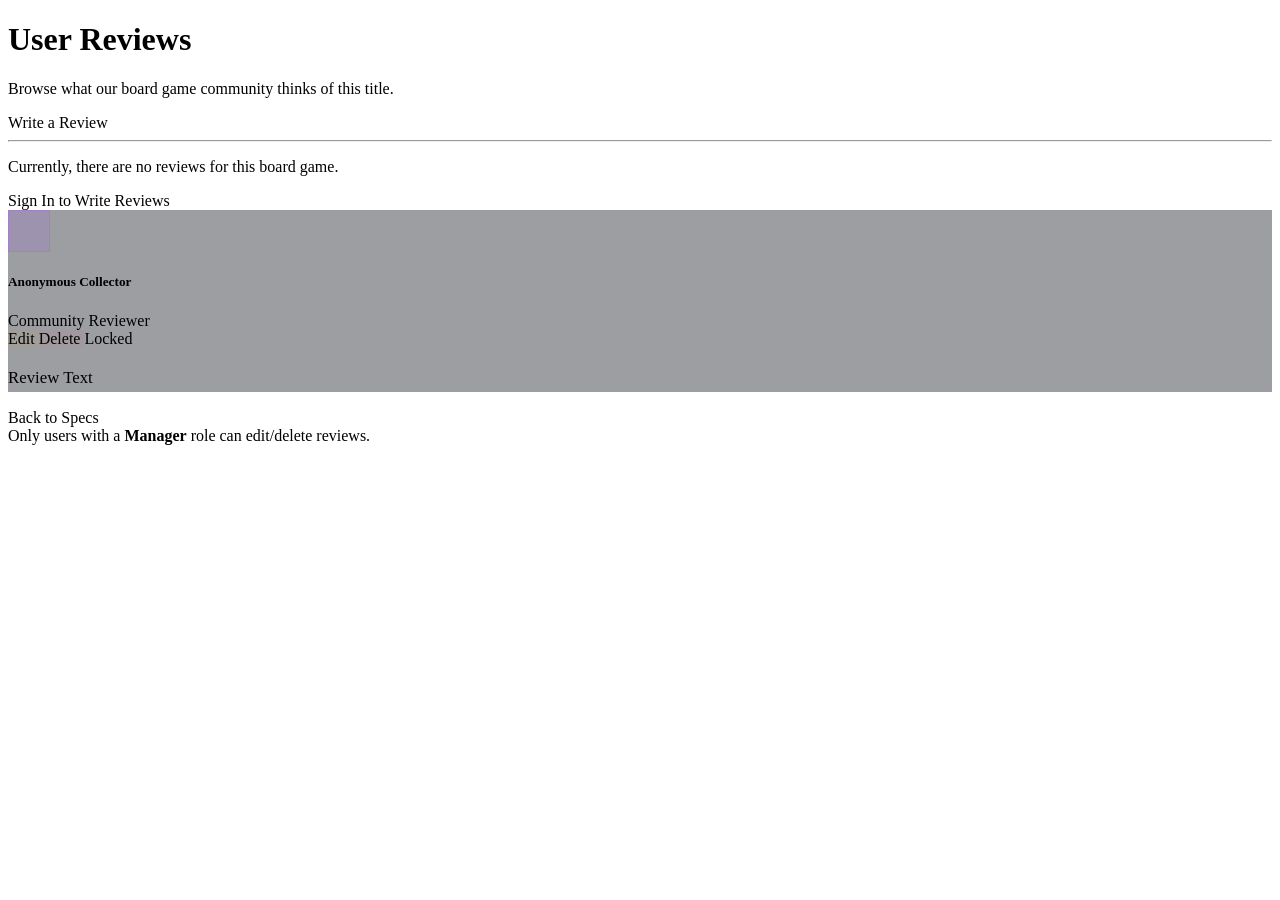
<file: src/main/resources/templates/review.html>
<!DOCTYPE html>
<html lang="en" xmlns:th="http://www.thymeleaf.org"
    xmlns:sec="https://www.thymeleaf.org/thymeleaf-extras-springsecurity5">

<head th:replace="fragments/header.html :: html-head(title='BoardUniverse - Reviews')">
    <title>BoardUniverse - Reviews</title>
</head>

<body>
    <nav th:replace="fragments/links :: nav.navigation-links"></nav>

    <main class="container my-5 flex-grow-1">
        <div class="row justify-content-center">
            <div class="col-lg-9 col-md-11">
                <div class="glass-card">
                    <!-- Title -->
                    <div class="d-flex align-items-center justify-content-between mb-4 flex-wrap gap-3">
                        <div>
                            <h1 class="mb-1 text-white fs-2" th:text="|User Reviews: ${boardgame.name}|">User Reviews</h1>
                            <p class="text-muted mb-0">Browse what our board game community thinks of this title.</p>
                        </div>
                        <div sec:authorize="hasRole('ROLE_USER')">
                            <a th:href="@{/secured/addReview/}+${boardgame.id}" class="btn btn-primary">
                                <i class="fa-solid fa-feather-pointed me-2"></i>Write a Review
                            </a>
                        </div>
                    </div>

                    <hr class="border-secondary mb-4">

                    <!-- Empty state -->
                    <div th:unless="${reviews}" class="text-center py-5">
                        <i class="fa-solid fa-comments fs-1 text-muted mb-3 d-block"></i>
                        <p class="lead text-muted mb-4">Currently, there are no reviews for this board game.</p>
                        <div sec:authorize="!hasRole('ROLE_USER')">
                            <a th:href="@{/login}" class="btn btn-outline-info" style="border-color: var(--neon-cyan); color: var(--text-cyan);">
                                <i class="fa-solid fa-right-to-bracket me-2"></i>Sign In to Write Reviews
                            </a>
                        </div>
                    </div>

                    <!-- Reviews List Feed -->
                    <div th:if="${reviews}" class="space-y-4">
                        <div th:each="review : ${reviews}" class="p-4 rounded mb-4" style="background: rgba(9, 13, 22, 0.4); border: 1px solid var(--border-glass);">
                            <div class="d-flex justify-content-between align-items-start mb-3">
                                <div class="d-flex align-items-center gap-3">
                                    <div class="bg-purple bg-opacity-25 text-purple rounded-circle d-flex align-items-center justify-content-center" style="width: 40px; height: 40px; background: rgba(168, 85, 247, 0.15); border: 1px solid rgba(168, 85, 247, 0.3);">
                                        <i class="fa-solid fa-quote-left"></i>
                                    </div>
                                    <div>
                                        <h5 class="mb-0 text-white fs-6">Anonymous Collector</h5>
                                        <span class="text-muted fs-7">Community Reviewer</span>
                                    </div>
                                </div>

                                <!-- Actions for Managers -->
                                <div class="d-flex align-items-center gap-2">
                                    <!-- Edit -->
                                    <a sec:authorize="hasRole('ROLE_MANAGER')" th:href="@{|/${boardgame.id}/reviews/${review.id}|}" class="btn btn-sm btn-outline-warning text-warning" style="border-color: rgba(245, 158, 11, 0.3); background: rgba(245, 158, 11, 0.05);">
                                        <i class="fa-solid fa-pen-to-square me-1"></i>Edit
                                    </a>
                                    
                                    <!-- Delete -->
                                    <a sec:authorize="hasRole('ROLE_MANAGER')" th:href="@{/deleteReview/}+${review.id}" class="btn btn-sm btn-outline-danger text-danger" style="border-color: rgba(244, 63, 94, 0.3); background: rgba(244, 63, 94, 0.05);">
                                        <i class="fa-solid fa-trash-can me-1"></i>Delete
                                    </a>

                                    <!-- Regular user edit alert info -->
                                    <span sec:authorize="!hasRole('ROLE_MANAGER')" class="text-muted fs-7" title="Manager Role Required"><i class="fa-solid fa-lock me-1"></i>Locked</span>
                                </div>
                            </div>
                            <p class="text-white mb-0" style="line-height: 1.6; font-size: 1.05rem;" th:text="${review.text}">Review Text</p>
                        </div>
                    </div>

                    <!-- Roles Warning and Back Link -->
                    <div class="mt-5 pt-3 border-top border-secondary d-flex flex-wrap justify-content-between align-items-center gap-3">
                        <a th:href="@{|/${boardgame.id}|}" class="btn btn-outline-secondary text-white border-secondary-subtle"><i class="fa-solid fa-arrow-left me-2"></i>Back to Specs</a>
                        
                        <div sec:authorize="!hasRole('ROLE_MANAGER')" class="fs-7 text-muted">
                            <i class="fa-solid fa-circle-info me-2 text-purple"></i>Only users with a <strong>Manager</strong> role can edit/delete reviews.
                        </div>
                    </div>
                </div>
            </div>
        </div>
    </main>

    <footer th:replace="fragments/footer.html :: page-footer"></footer>
</body>

</html>
</file>
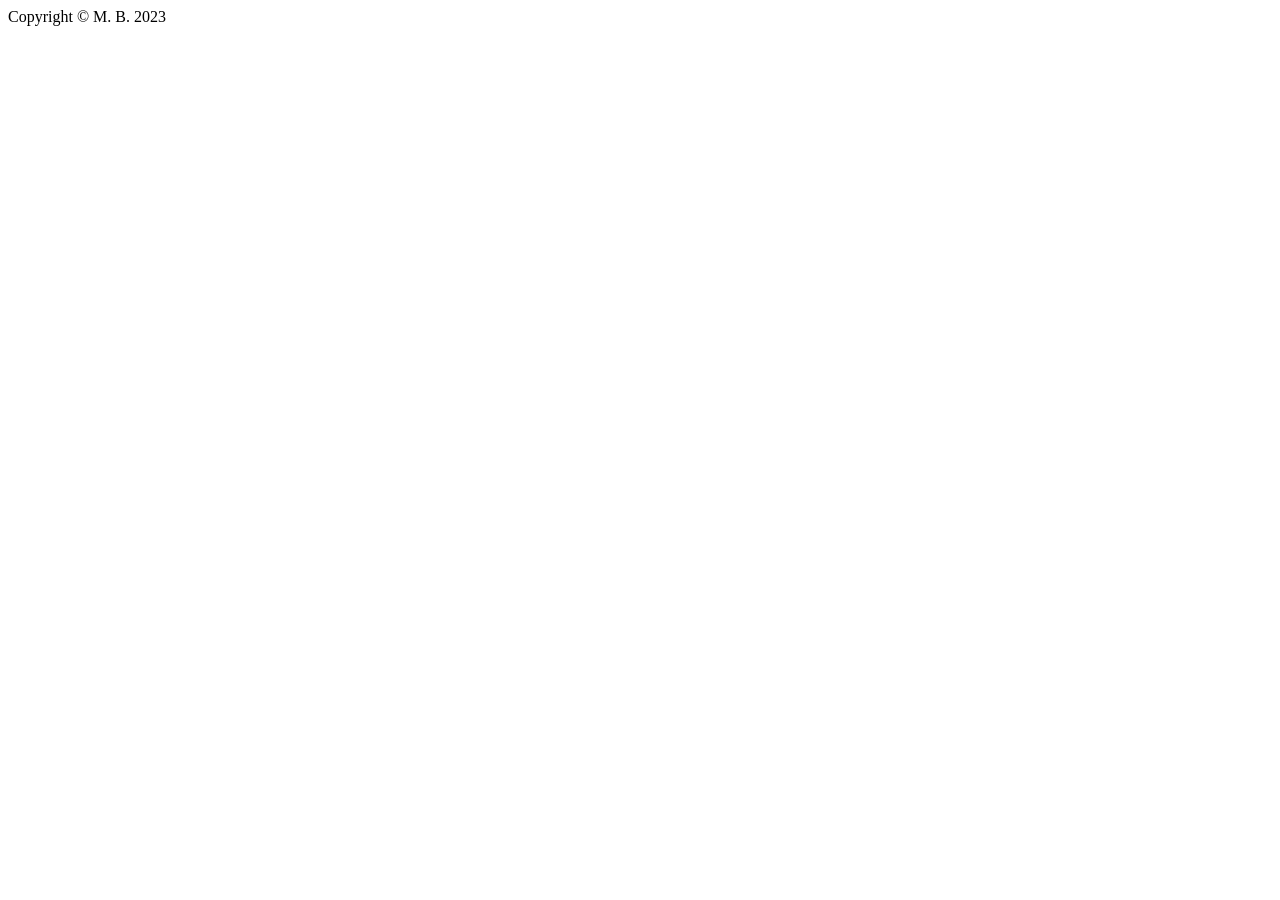
<file: src/main/resources/templates/fragments/footer.html>
<!DOCTYPE html>
<html lang="en" xmlns:th="https://www.thymeleaf.org">

<head>
    <meta charset="UTF-8">
    <title>Footer</title>
</head>

<body>
    <div th:fragment="page-footer" class="page-footer">
        <div class="d-flex flex-wrap justify-content-center py-3 mb-4 lead">
            Copyright &copy; M. B. 2023
        </div>
    </div>
</body>

</html>
</file>
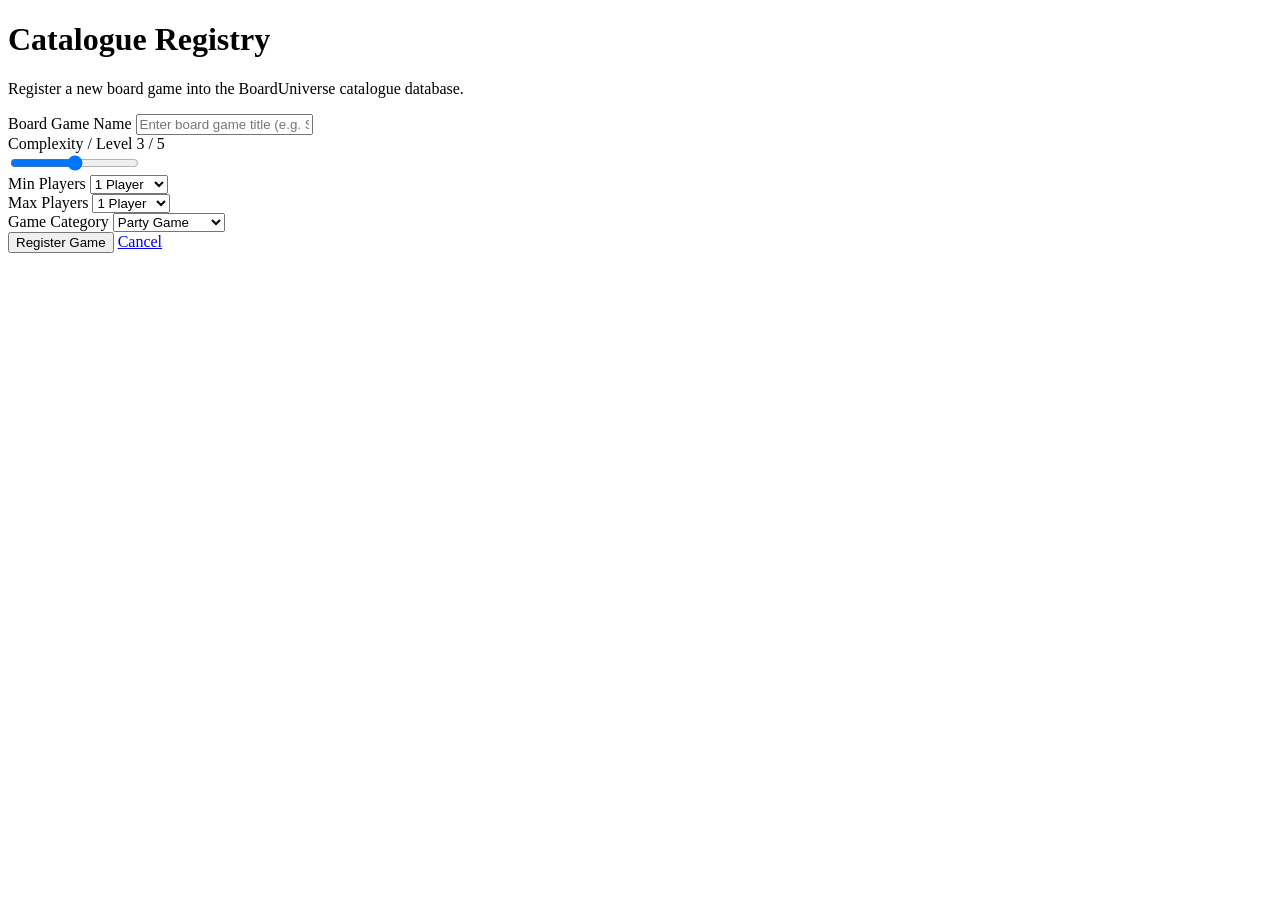
<file: src/main/resources/templates/secured/addBoardGame.html>
<!DOCTYPE html>
<html lang="en" xmlns:th="http://www.thymeleaf.org">

<head th:replace="fragments/header.html :: html-head(title='BoardUniverse - Add Game')">
    <title>BoardUniverse - Add Game</title>
</head>

<body>
    <nav th:replace="fragments/links :: nav.navigation-links"></nav>

    <main class="container my-5 flex-grow-1">
        <div class="row justify-content-center">
            <div class="col-lg-6 col-md-8">
                <div class="glass-card">
                    <!-- Title -->
                    <div class="text-center mb-4">
                        <i class="fa-solid fa-square-plus fs-1 text-purple mb-3"></i>
                        <h1 class="fs-2 text-white mb-2">Catalogue Registry</h1>
                        <p class="text-muted">Register a new board game into the BoardUniverse catalogue database.</p>
                    </div>

                    <!-- Error feedback container -->
                    <div id="error-boardgame" class="error-container mb-4" style="display:none;"></div>

                    <!-- Form -->
                    <form action="#" th:action="@{/boardgameAdded}" method="POST" th:object="${boardgame}" onsubmit="return verifyBoardGame()">
                        <!-- Name -->
                        <div class="mb-4">
                            <label for="name" class="form-label text-muted fw-semibold">Board Game Name</label>
                            <input type="text" name="name" th:field="*{name}" id="name" class="form-control" placeholder="Enter board game title (e.g. Splendor)">
                        </div>

                        <!-- Difficulty Complexity slider -->
                        <div class="mb-4">
                            <div class="d-flex justify-content-between">
                                <label for="level" class="form-label text-muted fw-semibold" title="1 - Easy | 5 - Expert">Complexity / Level</label>
                                <span class="badge bg-purple px-2 py-1"><span id="level-display">1</span> / 5</span>
                            </div>
                            <input type="range" name="level" min="1" max="5" step="1" th:field="*{level}" id="myRange" class="form-range" style="accent-color: var(--neon-purple);" oninput="document.getElementById('level-display').innerText = this.value">
                        </div>

                        <!-- Players limits -->
                        <div class="row g-3 mb-4">
                            <div class="col-6">
                                <label for="minPlayers" class="form-label text-muted fw-semibold">Min Players</label>
                                <select id="minPlayers" name="minPlayers" th:field="*{minPlayers}" class="form-select">
                                    <option value="1">1 Player</option>
                                    <option value="2">2 Players</option>
                                    <option value="3">3 Players</option>
                                    <option value="4">4 Players</option>
                                    <option value="5">5 Players</option>
                                </select>
                            </div>
                            <div class="col-6">
                                <label for="maxPlayers" class="form-label text-muted fw-semibold">Max Players</label>
                                <select id="maxPlayers" name="maxPlayers" th:field="*{maxPlayers}" class="form-select">
                                    <option value="1">1 Player</option>
                                    <option value="2">2 Players</option>
                                    <option value="3">3 Players</option>
                                    <option value="4">4 Players</option>
                                    <option value="5">5 Players</option>
                                    <option value="6">6 Players</option>
                                    <option value="7">7 Players</option>
                                    <option value="8">8 Players</option>
                                    <option value="9">9 Players</option>
                                    <option value="+">+</option>
                                </select>
                            </div>
                        </div>

                        <!-- Game Type -->
                        <div class="mb-5">
                            <label for="gameType" class="form-label text-muted fw-semibold">Game Category</label>
                            <select id="gameType" name="gameType" th:field="*{gameType}" class="form-select">
                                <option value="Party Game">Party Game</option>
                                <option value="Trivia Game">Trivia Game</option>
                                <option value="Strategy Game">Strategy Game</option>
                            </select>
                        </div>

                        <!-- Submit Buttons -->
                        <div class="d-grid gap-2">
                            <button type="submit" class="btn btn-primary py-3 fs-6">
                                <i class="fa-solid fa-cloud-arrow-up me-2"></i>Register Game
                            </button>
                            <a href="/" class="btn btn-outline-secondary py-2 border-secondary-subtle text-white">Cancel</a>
                        </div>
                    </form>
                </div>
            </div>
        </div>
    </main>

    <footer th:replace="fragments/footer.html :: page-footer"></footer>

    <!-- Form Validation Script -->
    <script>
        function verifyBoardGame() {
            const name = document.getElementById('name').value.trim();
            const minP = parseInt(document.getElementById('minPlayers').value);
            const maxPVal = document.getElementById('maxPlayers').value;
            const errorDiv = document.getElementById('error-boardgame');

            if (!name) {
                errorDiv.innerText = "❌ Board game name is required.";
                errorDiv.style.display = "block";
                return false;
            }

            if (maxPVal !== '+') {
                const maxP = parseInt(maxPVal);
                if (minP > maxP) {
                    errorDiv.innerText = "❌ Minimum players cannot exceed maximum players.";
                    errorDiv.style.display = "block";
                    return false;
                }
            }

            errorDiv.style.display = "none";
            return true;
        }

        // Initialize display value
        document.addEventListener("DOMContentLoaded", () => {
            const rangeInput = document.getElementById('myRange');
            document.getElementById('level-display').innerText = rangeInput.value;
        });
    </script>
</body>

</html>
</file>
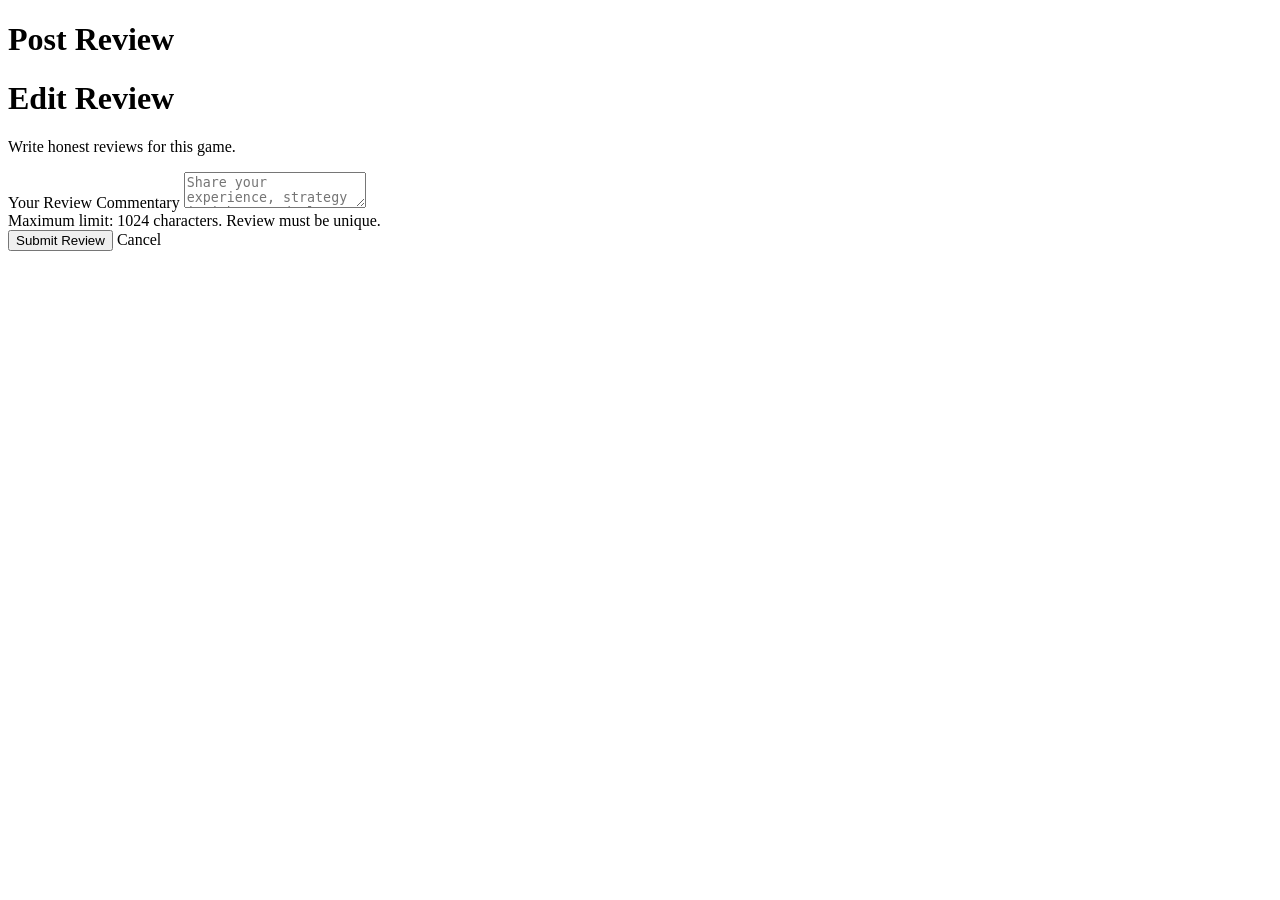
<file: src/main/resources/templates/secured/addReview.html>
<!DOCTYPE html>
<html lang="en" xmlns:th="http://www.thymeleaf.org">

<head th:replace="fragments/header.html :: html-head(title='BoardUniverse - Submit Review')">
    <title>BoardUniverse - Submit Review</title>
</head>

<body>
    <nav th:replace="fragments/links :: nav.navigation-links"></nav>

    <main class="container my-5 flex-grow-1">
        <div class="row justify-content-center">
            <div class="col-lg-6 col-md-8">
                <div class="glass-card">
                    <!-- Title Header -->
                    <div class="text-center mb-4">
                        <i class="fa-solid fa-pen-nib fs-1 text-purple mb-3"></i>
                        <h1 class="fs-2 text-white mb-2" th:unless="${review.id}" th:text="|Post Feedback|">Post Review</h1>
                        <h1 class="fs-2 text-white mb-2" th:if="${review.id}" th:text="|Edit Feedback|">Edit Review</h1>
                        <p class="text-muted" th:text="|Reviewing ${boardgame.name}|">Write honest reviews for this game.</p>
                    </div>

                    <!-- Client error container -->
                    <div id="error-review" class="error-container mb-4" style="display:none;"></div>

                    <!-- Form -->
                    <form action="#" th:action="@{/reviewAdded}" method="POST" th:object="${review}" onsubmit="return verifyReview()">
                        <!-- ID for Edit -->
                        <div th:if="${review.id}">
                            <input type="hidden" name="id" th:field="*{id}">
                        </div>

                        <!-- Game ID -->
                        <input type="hidden" name="gameId" th:value="${boardgame.id}">

                        <!-- Textarea -->
                        <div class="mb-5">
                            <label for="reviewText" class="form-label text-muted fw-semibold">Your Review Commentary</label>
                            <textarea name="text" th:field="*{text}" id="reviewText" class="form-control" placeholder="Share your experience, strategy insights, and player recommendations..."></textarea>
                            <div class="form-text text-muted fs-7 mt-2">Maximum limit: 1024 characters. Review must be unique.</div>
                        </div>

                        <!-- Buttons -->
                        <div class="d-grid gap-2">
                            <button type="submit" class="btn btn-primary py-3 fs-6">
                                <i class="fa-solid fa-paper-plane me-2"></i>Submit Review
                            </button>
                            <a th:href="@{|/${boardgame.id}/reviews|}" class="btn btn-outline-secondary py-2 border-secondary-subtle text-white">Cancel</a>
                        </div>
                    </form>
                </div>
            </div>
        </div>
    </main>

    <footer th:replace="fragments/footer.html :: page-footer"></footer>

    <!-- Form Validation Script -->
    <script>
        function verifyReview() {
            const text = document.getElementById('reviewText').value.trim();
            const errorDiv = document.getElementById('error-review');

            if (!text) {
                errorDiv.innerText = "❌ Review commentary cannot be left empty.";
                errorDiv.style.display = "block";
                return false;
            }

            if (text.length > 1024) {
                errorDiv.innerText = "❌ Review exceeds the 1024 character limit.";
                errorDiv.style.display = "block";
                return false;
            }

            errorDiv.style.display = "none";
            return true;
        }
    </script>
</body>

</html>
</file>
